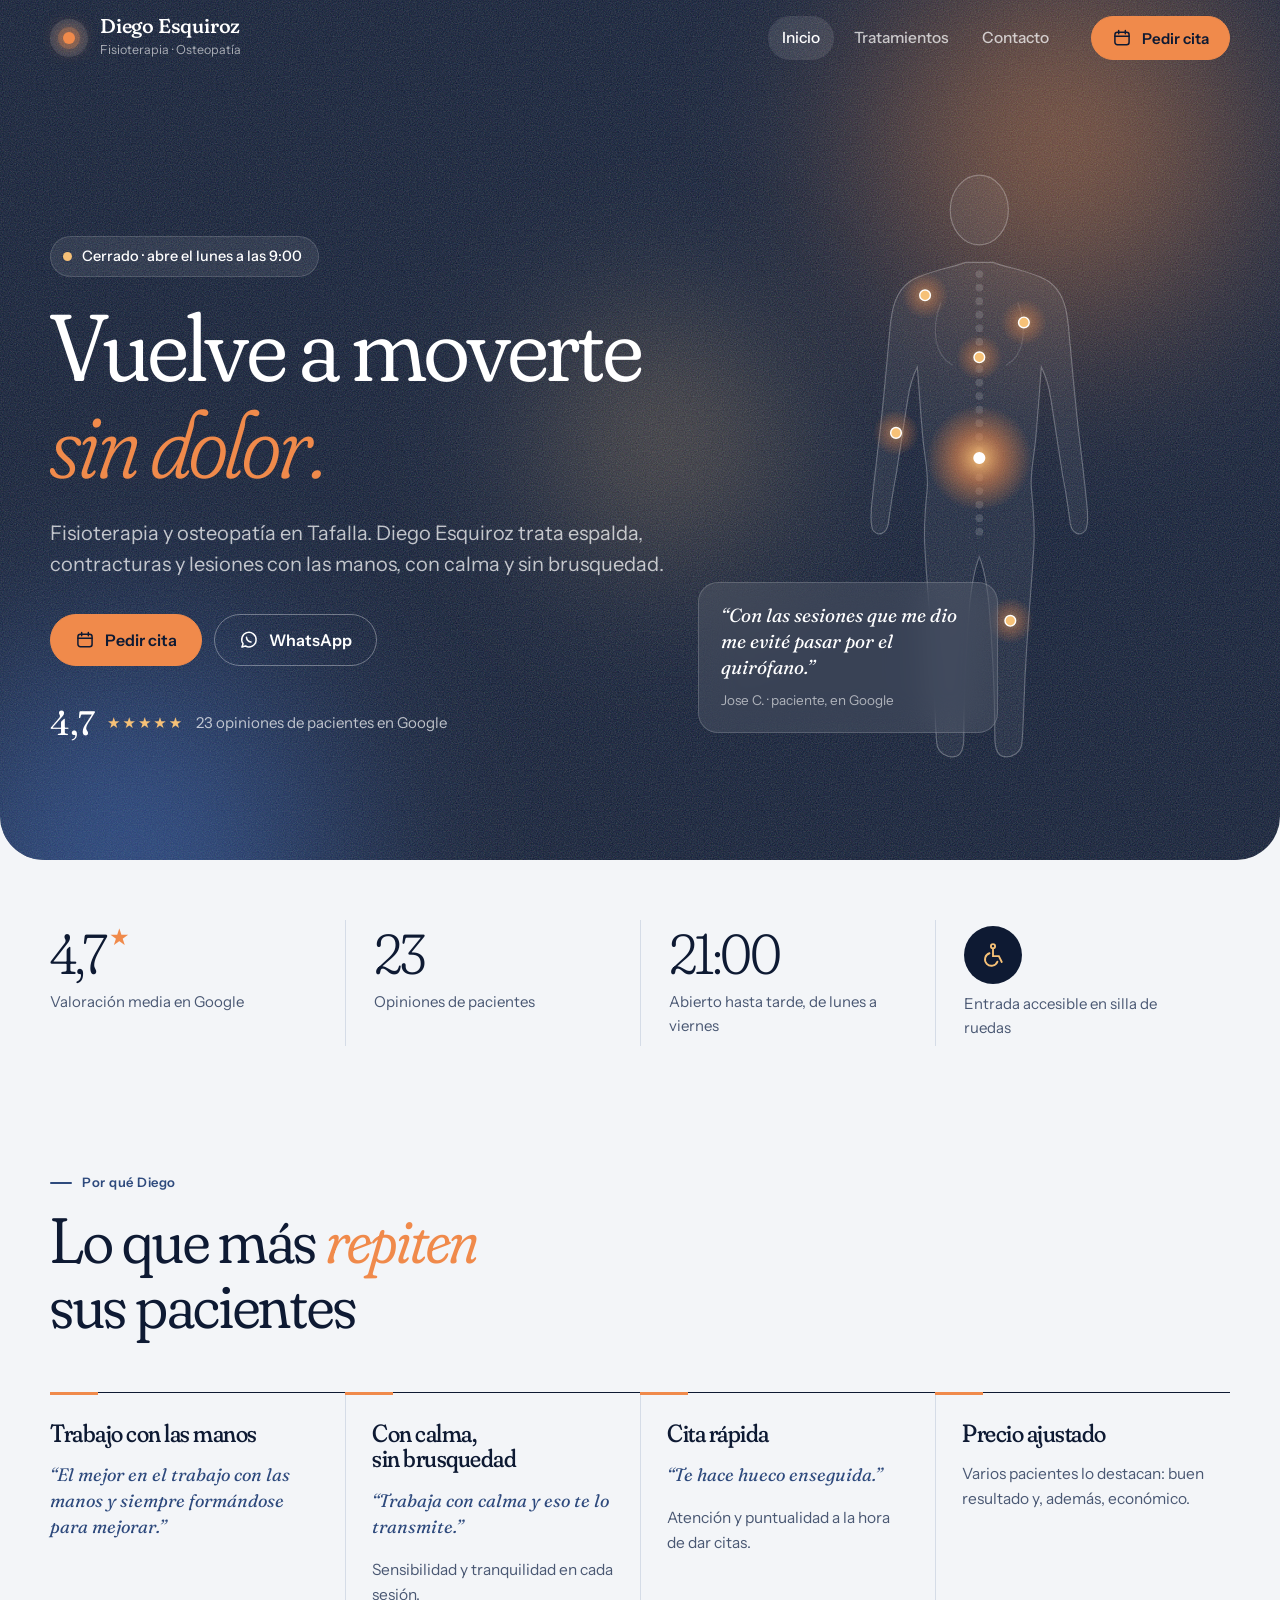
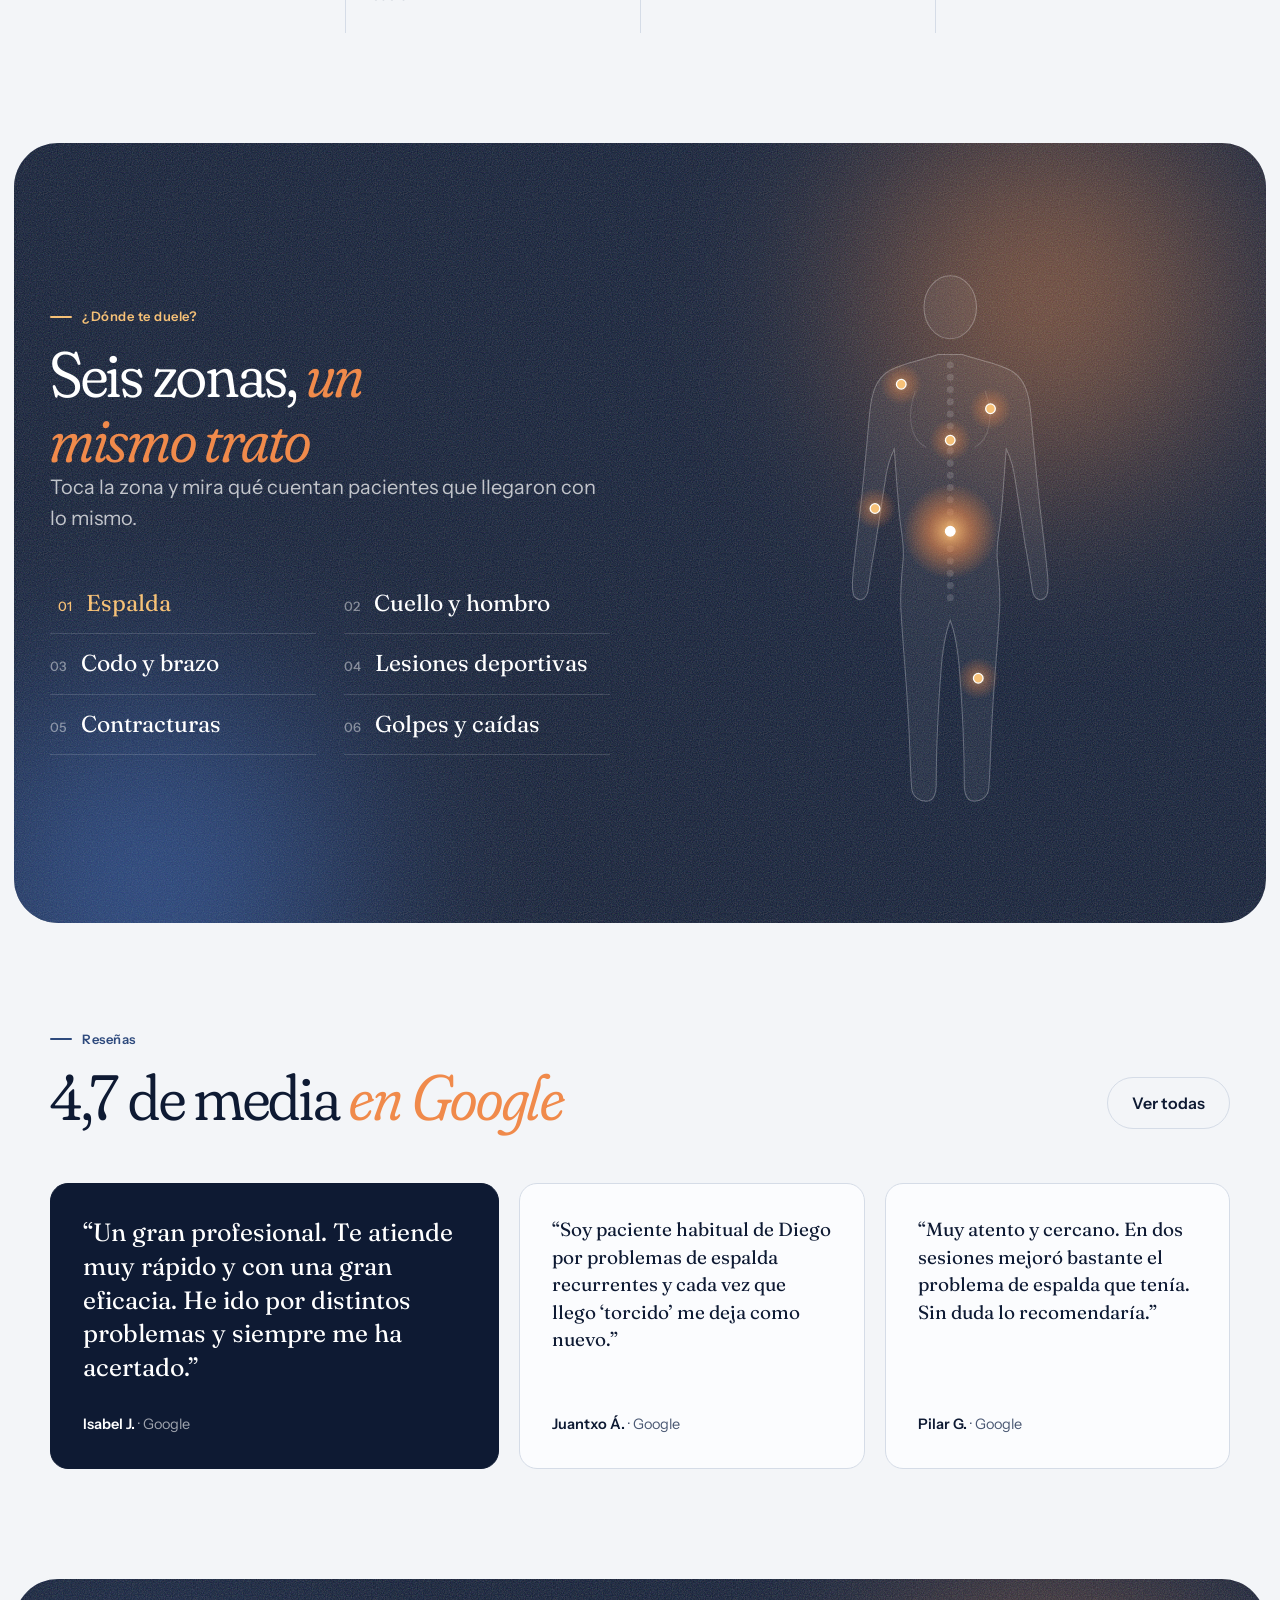
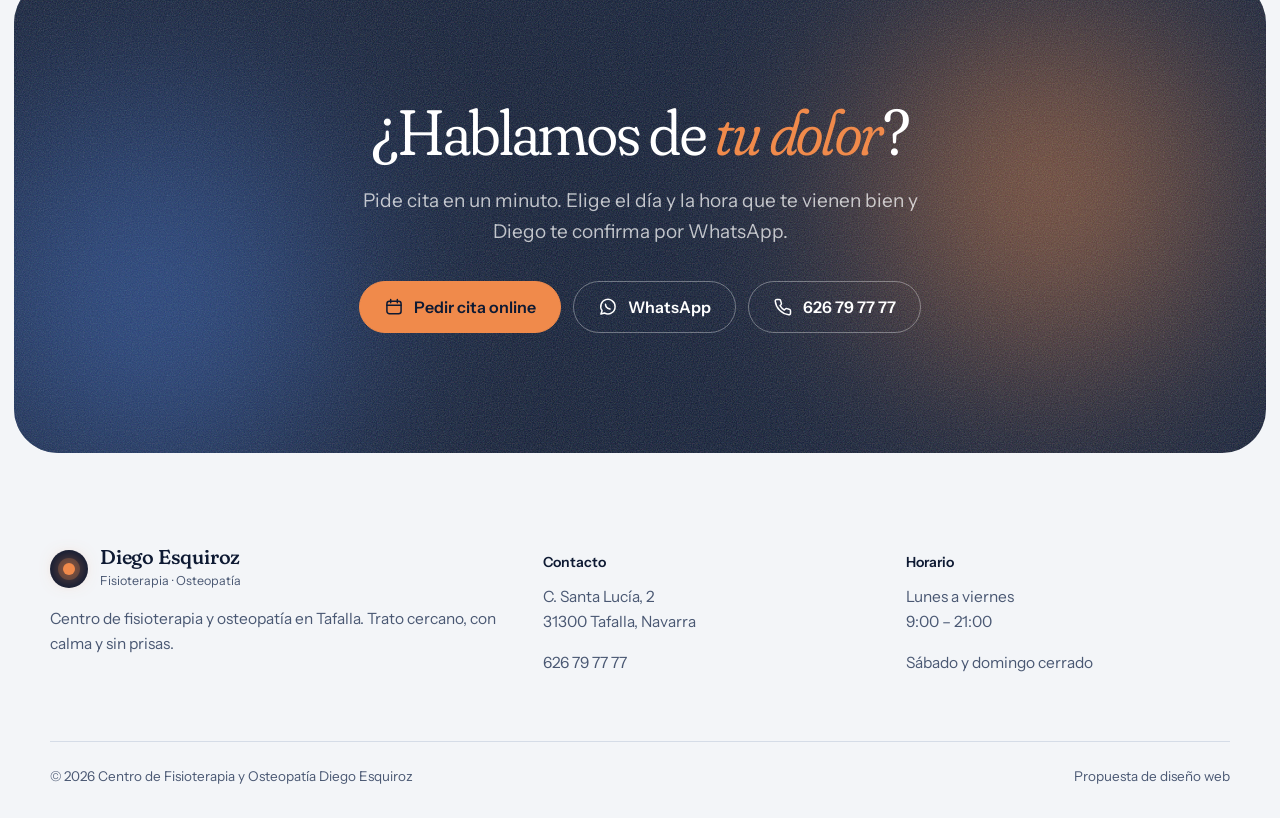
<file: index.html>
<!doctype html><html lang="es"><head><meta charset="utf-8"><meta name="viewport" content="width=device-width,initial-scale=1">
<title>Fisioterapia y Osteopat&iacute;a Diego Esquiroz &middot; Tafalla</title><meta name="description" content="Fisioterapia y osteopat&iacute;a en Tafalla. Espalda, contracturas y lesiones tratadas con las manos, con calma y sin brusquedad. Abierto hasta las 21:00."><meta name="theme-color" content="#0E1A33">
<meta property="og:title" content="Fisioterapia y Osteopat&iacute;a Diego Esquiroz &middot; Tafalla"><meta property="og:description" content="Fisioterapia y osteopat&iacute;a en Tafalla. Espalda, contracturas y lesiones tratadas con las manos, con calma y sin brusquedad. Abierto hasta las 21:00.">
<link rel="preconnect" href="https://fonts.googleapis.com"><link rel="preconnect" href="https://fonts.gstatic.com" crossorigin>
<link href="https://fonts.googleapis.com/css2?family=Fraunces:opsz,wght,SOFT@9..144,300..700,0..100&family=Instrument+Sans:wght@400..700&display=swap" rel="stylesheet"><link rel="stylesheet" href="styles.css?v=30">
<link rel="icon" href="data:image/svg+xml,%3Csvg xmlns='http://www.w3.org/2000/svg' viewBox='0 0 32 32'%3E%3Ccircle cx='16' cy='16' r='16' fill='%230E1A33'/%3E%3Ccircle cx='16' cy='16' r='6' fill='%23F08A4B'/%3E%3C/svg%3E">
</head><body>
<header class="top"><div class="wrap tin">
 <a class="logo" href="index.html?v=30"><span class="lm"><i></i></span><span><b>Diego Esquiroz</b><small>Fisioterapia &middot; Osteopat&iacute;a</small></span></a>
 <nav class="nav" aria-label="Principal"><a href="index.html?v=30" class="on" aria-current="page">Inicio</a><a href="tratamientos.html?v=30">Tratamientos</a><a href="contacto.html?v=30">Contacto</a></nav>
 <a class="btn pri hcta" href="reservar.html?v=30"><svg viewBox="0 0 24 24"><rect x="3.5" y="5" width="17" height="15" rx="3"/><path d="M8 3v4M16 3v4M3.5 10h17"/></svg> Pedir cita</a>
 <button class="burger" aria-label="Abrir men&uacute;" aria-expanded="false"><i></i><i></i></button>
</div></header>
<div class="mmenu" aria-hidden="true"><a class="ml" href="index.html?v=30">Inicio</a><a class="ml" href="tratamientos.html?v=30">Tratamientos</a><a class="ml" href="contacto.html?v=30">Contacto</a><a class="btn pri" href="reservar.html?v=30">Pedir cita</a><a class="btn gh sw wa" href="https://wa.me/34626797777" target="_blank" rel="noopener">WhatsApp</a></div>
<main>
<section class="hero"><div class="aura" aria-hidden="true"><i></i><i></i><i></i></div>
 <div class="wrap hg">
  <div class="htx">
   <p class="estado rv" data-open><span class="dot"></span><span>Lunes a viernes &middot; 9:00 &ndash; 21:00</span></p>
   <h1 class="rv">Vuelve a moverte <em>sin dolor.</em></h1>
   <p class="lead rv">Fisioterapia y osteopat&iacute;a en Tafalla. Diego Esquiroz trata espalda, contracturas y lesiones con las manos, con calma y sin brusquedad.</p>
   <div class="hb rv"><a class="btn calor" href="reservar.html?v=30"><svg viewBox="0 0 24 24"><rect x="3.5" y="5" width="17" height="15" rx="3"/><path d="M8 3v4M16 3v4M3.5 10h17"/></svg> Pedir cita</a><a class="btn claro sw wa" href="https://wa.me/34626797777" target="_blank" rel="noopener"><svg viewBox="0 0 24 24"><path d="M20.5 11.6a8.6 8.6 0 0 1-12.7 7.6L3.5 20.5l1.4-4.1A8.6 8.6 0 1 1 20.5 11.6z"/><path d="M9 8.8c.3 2.8 2.6 5.1 5.4 5.6"/></svg> WhatsApp</a></div>
   <div class="nota rv"><b>4,7</b><span class="est">&#9733;&#9733;&#9733;&#9733;&#9733;</span><span>23 opiniones de pacientes en Google</span></div>
  </div>
  <div class="hfig rv"><svg class="fig late" viewBox="0 0 300 640" aria-hidden="true"><defs><radialGradient id="calor-late"><stop offset="0" stop-color="#F6C177" stop-opacity=".95"/><stop offset=".45" stop-color="#F08A4B" stop-opacity=".55"/><stop offset="1" stop-color="#F08A4B" stop-opacity="0"/></radialGradient></defs><ellipse class="cu" cx="150" cy="62" rx="30" ry="36"/><path class="cu" d="M136 116C120 122 92 126 78 136C64 146 60 162 58 182C55 214 52 250 48 286C45 312 42 336 40 356C39 368 36 382 40 392C46 400 54 396 56 386C58 372 60 356 64 336C68 310 72 284 76 258C78 244 82 232 86 224C88 250 90 280 92 300C94 320 98 336 96 352C94 372 92 392 94 414C96 450 100 490 102 530C104 560 104 590 106 612C107 622 116 628 126 626C132 624 134 616 134 606C134 570 136 520 140 470C142 450 146 430 150 420C154 430 158 450 160 470C164 520 166 570 166 606C166 616 168 624 174 626C184 628 193 622 194 612C196 590 196 560 198 530C200 490 204 450 206 414C208 392 206 372 204 352C202 336 206 320 208 300C210 280 212 250 214 224C218 232 222 244 224 258C228 284 232 310 236 336C240 356 242 372 244 386C246 396 254 400 260 392C264 382 261 368 260 356C258 336 255 312 252 286C248 250 245 214 242 182C240 162 236 146 222 136C208 126 180 122 164 116Z"/><path class="om" d="M110 158C100 186 104 212 122 222M190 158C200 186 196 212 178 222"/><g class="ve"><rect x="146" y="124" width="8" height="8" rx="4"/><rect x="146" y="138" width="8" height="8" rx="4"/><rect x="146" y="152" width="8" height="8" rx="4"/><rect x="146" y="166" width="8" height="8" rx="4"/><rect x="146" y="180" width="8" height="8" rx="4"/><rect x="146" y="194" width="8" height="8" rx="4"/><rect x="146" y="208" width="8" height="8" rx="4"/><rect x="146" y="222" width="8" height="8" rx="4"/><rect x="146" y="236" width="8" height="8" rx="4"/><rect x="146" y="250" width="8" height="8" rx="4"/><rect x="146" y="264" width="8" height="8" rx="4"/><rect x="146" y="278" width="8" height="8" rx="4"/><rect x="146" y="292" width="8" height="8" rx="4"/><rect x="146" y="306" width="8" height="8" rx="4"/><rect x="146" y="320" width="8" height="8" rx="4"/><rect x="146" y="334" width="8" height="8" rx="4"/><rect x="146" y="348" width="8" height="8" rx="4"/><rect x="146" y="362" width="8" height="8" rx="4"/><rect x="146" y="376" width="8" height="8" rx="4"/><rect x="146" y="390" width="8" height="8" rx="4"/></g><g class="hs" data-z="0" style="--i:0" transform="translate(150 318)"><circle class="halo" r="34" fill="url(#calor-late)"/><circle class="pt" r="5.5"/></g><g class="hs" data-z="1" style="--i:1" transform="translate(94 150)"><circle class="halo" r="34" fill="url(#calor-late)"/><circle class="pt" r="5.5"/></g><g class="hs" data-z="2" style="--i:2" transform="translate(64 292)"><circle class="halo" r="34" fill="url(#calor-late)"/><circle class="pt" r="5.5"/></g><g class="hs" data-z="3" style="--i:3" transform="translate(182 486)"><circle class="halo" r="34" fill="url(#calor-late)"/><circle class="pt" r="5.5"/></g><g class="hs" data-z="4" style="--i:4" transform="translate(196 178)"><circle class="halo" r="34" fill="url(#calor-late)"/><circle class="pt" r="5.5"/></g><g class="hs" data-z="5" style="--i:5" transform="translate(150 214)"><circle class="halo" r="34" fill="url(#calor-late)"/><circle class="pt" r="5.5"/></g></svg>
   <figure class="cita"><blockquote>&ldquo;Con las sesiones que me dio me evit&eacute; pasar por el quir&oacute;fano.&rdquo;</blockquote><figcaption>Jose C. &middot; paciente, en Google</figcaption></figure>
  </div>
 </div>
</section>

<section class="datos"><div class="wrap dg">
 <div class="rv"><b>4,7<sup>&#9733;</sup></b><span>Valoraci&oacute;n media en Google</span></div>
 <div class="rv"><b>23</b><span>Opiniones de pacientes</span></div>
 <div class="rv"><b>21:00</b><span>Abierto hasta tarde, de lunes a viernes</span></div>
 <div class="rv"><i class="ico"><svg viewBox="0 0 24 24"><circle cx="12" cy="4.5" r="1.8"/><path d="M12 7v6h5l2.5 5M9 10.5a5.5 5.5 0 1 0 6.8 7.2"/></svg></i><span>Entrada accesible en silla de ruedas</span></div>
</div></section>

<section class="sec"><div class="wrap">
 <div class="sh"><p class="kick rv">Por qu&eacute; Diego</p><h2 class="rv">Lo que m&aacute;s <em>repiten</em> sus pacientes</h2></div>
 <div class="pq">
  <article class="rv"><h3>Trabajo con las manos</h3><p class="dicho">&ldquo;El mejor en el trabajo con las manos y siempre form&aacute;ndose para mejorar.&rdquo;</p></article>
  <article class="rv"><h3>Con calma, sin brusquedad</h3><p class="dicho">&ldquo;Trabaja con calma y eso te lo transmite.&rdquo;</p><p>Sensibilidad y tranquilidad en cada sesi&oacute;n.</p></article>
  <article class="rv"><h3>Cita r&aacute;pida</h3><p class="dicho">&ldquo;Te hace hueco enseguida.&rdquo;</p><p>Atenci&oacute;n y puntualidad a la hora de dar citas.</p></article>
  <article class="rv"><h3>Precio ajustado</h3><p>Varios pacientes lo destacan: buen resultado y, adem&aacute;s, econ&oacute;mico.</p></article>
 </div>
</div></section>

<section class="mapa"><div class="aura" aria-hidden="true"><i></i><i></i></div><div class="wrap mg">
 <div class="mtx">
  <p class="kick rv">&iquest;D&oacute;nde te duele?</p>
  <h2 class="rv">Seis zonas, <em>un mismo trato</em></h2>
  <p class="lead rv">Toca la zona y mira qu&eacute; cuentan pacientes que llegaron con lo mismo.</p>
  <ul class="zl"><li class="rv"><a href="tratamientos.html?v=30&amp;z=0"><span>01</span>Espalda</a></li><li class="rv"><a href="tratamientos.html?v=30&amp;z=1"><span>02</span>Cuello y hombro</a></li><li class="rv"><a href="tratamientos.html?v=30&amp;z=2"><span>03</span>Codo y brazo</a></li><li class="rv"><a href="tratamientos.html?v=30&amp;z=3"><span>04</span>Lesiones deportivas</a></li><li class="rv"><a href="tratamientos.html?v=30&amp;z=4"><span>05</span>Contracturas</a></li><li class="rv"><a href="tratamientos.html?v=30&amp;z=5"><span>06</span>Golpes y caídas</a></li></ul>
 </div>
 <div class="mfig rv"><svg class="fig mini" viewBox="0 0 300 640" aria-hidden="true"><defs><radialGradient id="calor-mini"><stop offset="0" stop-color="#F6C177" stop-opacity=".95"/><stop offset=".45" stop-color="#F08A4B" stop-opacity=".55"/><stop offset="1" stop-color="#F08A4B" stop-opacity="0"/></radialGradient></defs><ellipse class="cu" cx="150" cy="62" rx="30" ry="36"/><path class="cu" d="M136 116C120 122 92 126 78 136C64 146 60 162 58 182C55 214 52 250 48 286C45 312 42 336 40 356C39 368 36 382 40 392C46 400 54 396 56 386C58 372 60 356 64 336C68 310 72 284 76 258C78 244 82 232 86 224C88 250 90 280 92 300C94 320 98 336 96 352C94 372 92 392 94 414C96 450 100 490 102 530C104 560 104 590 106 612C107 622 116 628 126 626C132 624 134 616 134 606C134 570 136 520 140 470C142 450 146 430 150 420C154 430 158 450 160 470C164 520 166 570 166 606C166 616 168 624 174 626C184 628 193 622 194 612C196 590 196 560 198 530C200 490 204 450 206 414C208 392 206 372 204 352C202 336 206 320 208 300C210 280 212 250 214 224C218 232 222 244 224 258C228 284 232 310 236 336C240 356 242 372 244 386C246 396 254 400 260 392C264 382 261 368 260 356C258 336 255 312 252 286C248 250 245 214 242 182C240 162 236 146 222 136C208 126 180 122 164 116Z"/><path class="om" d="M110 158C100 186 104 212 122 222M190 158C200 186 196 212 178 222"/><g class="ve"><rect x="146" y="124" width="8" height="8" rx="4"/><rect x="146" y="138" width="8" height="8" rx="4"/><rect x="146" y="152" width="8" height="8" rx="4"/><rect x="146" y="166" width="8" height="8" rx="4"/><rect x="146" y="180" width="8" height="8" rx="4"/><rect x="146" y="194" width="8" height="8" rx="4"/><rect x="146" y="208" width="8" height="8" rx="4"/><rect x="146" y="222" width="8" height="8" rx="4"/><rect x="146" y="236" width="8" height="8" rx="4"/><rect x="146" y="250" width="8" height="8" rx="4"/><rect x="146" y="264" width="8" height="8" rx="4"/><rect x="146" y="278" width="8" height="8" rx="4"/><rect x="146" y="292" width="8" height="8" rx="4"/><rect x="146" y="306" width="8" height="8" rx="4"/><rect x="146" y="320" width="8" height="8" rx="4"/><rect x="146" y="334" width="8" height="8" rx="4"/><rect x="146" y="348" width="8" height="8" rx="4"/><rect x="146" y="362" width="8" height="8" rx="4"/><rect x="146" y="376" width="8" height="8" rx="4"/><rect x="146" y="390" width="8" height="8" rx="4"/></g><g class="hs" data-z="0" style="--i:0" transform="translate(150 318)"><circle class="halo" r="34" fill="url(#calor-mini)"/><circle class="pt" r="5.5"/></g><g class="hs" data-z="1" style="--i:1" transform="translate(94 150)"><circle class="halo" r="34" fill="url(#calor-mini)"/><circle class="pt" r="5.5"/></g><g class="hs" data-z="2" style="--i:2" transform="translate(64 292)"><circle class="halo" r="34" fill="url(#calor-mini)"/><circle class="pt" r="5.5"/></g><g class="hs" data-z="3" style="--i:3" transform="translate(182 486)"><circle class="halo" r="34" fill="url(#calor-mini)"/><circle class="pt" r="5.5"/></g><g class="hs" data-z="4" style="--i:4" transform="translate(196 178)"><circle class="halo" r="34" fill="url(#calor-mini)"/><circle class="pt" r="5.5"/></g><g class="hs" data-z="5" style="--i:5" transform="translate(150 214)"><circle class="halo" r="34" fill="url(#calor-mini)"/><circle class="pt" r="5.5"/></g></svg></div>
</div></section>

<section class="sec" id="resenas"><div class="wrap">
 <div class="sh fila"><div><p class="kick rv">Rese&ntilde;as</p><h2 class="rv">4,7 de media <em>en Google</em></h2></div>
  <a class="btn gh rv" href= + MAPS +  target="_blank" rel="noopener">Ver todas</a></div>
 <div class="rs">
  <figure class="r1 rv"><blockquote>&ldquo;Un gran profesional. Te atiende muy r&aacute;pido y con una gran eficacia. He ido por distintos problemas y siempre me ha acertado.&rdquo;</blockquote><figcaption><b>Isabel J.</b> &middot; Google</figcaption></figure>
  <figure class="rv"><blockquote>&ldquo;Soy paciente habitual de Diego por problemas de espalda recurrentes y cada vez que llego &lsquo;torcido&rsquo; me deja como nuevo.&rdquo;</blockquote><figcaption><b>Juantxo &Aacute;.</b> &middot; Google</figcaption></figure>
  <figure class="rv"><blockquote>&ldquo;Muy atento y cercano. En dos sesiones mejor&oacute; bastante el problema de espalda que ten&iacute;a. Sin duda lo recomendar&iacute;a.&rdquo;</blockquote><figcaption><b>Pilar G.</b> &middot; Google</figcaption></figure>
 </div>
</div></section>

<section class="cierre"><div class="aura" aria-hidden="true"><i></i><i></i></div><div class="wrap ci">
 <h2 class="rv">&iquest;Hablamos de <em>tu dolor</em>?</h2>
 <p class="rv">Pide cita en un minuto. Elige el d&iacute;a y la hora que te vienen bien y Diego te confirma por WhatsApp.</p>
 <div class="hb rv"><a class="btn calor" href="reservar.html?v=30"><svg viewBox="0 0 24 24"><rect x="3.5" y="5" width="17" height="15" rx="3"/><path d="M8 3v4M16 3v4M3.5 10h17"/></svg> Pedir cita online</a><a class="btn claro sw wa" href="https://wa.me/34626797777" target="_blank" rel="noopener"><svg viewBox="0 0 24 24"><path d="M20.5 11.6a8.6 8.6 0 0 1-12.7 7.6L3.5 20.5l1.4-4.1A8.6 8.6 0 1 1 20.5 11.6z"/><path d="M9 8.8c.3 2.8 2.6 5.1 5.4 5.6"/></svg> WhatsApp</a><a class="btn claro sw tl" href="tel:+34626797777"><svg viewBox="0 0 24 24"><path d="M21 16.6v2.8a1.9 1.9 0 0 1-2.1 1.9A18.6 18.6 0 0 1 2.7 5.1 1.9 1.9 0 0 1 4.6 3h2.8a1.9 1.9 0 0 1 1.9 1.6c.1.9.4 1.8.7 2.6a1.9 1.9 0 0 1-.4 2L8.4 10.4a15 15 0 0 0 5.2 5.2l1.2-1.2a1.9 1.9 0 0 1 2-.4c.8.3 1.7.6 2.6.7a1.9 1.9 0 0 1 1.6 1.9z"/></svg> 626 79 77 77</a></div>
</div></section></main>
<footer class="pie"><div class="wrap">
 <div class="fg">
  <div><a class="logo claro" href="index.html?v=30"><span class="lm"><i></i></span><span><b>Diego Esquiroz</b><small>Fisioterapia &middot; Osteopat&iacute;a</small></span></a>
   <p>Centro de fisioterapia y osteopat&iacute;a en Tafalla. Trato cercano, con calma y sin prisas.</p></div>
  <div><h4>Contacto</h4><p><a href="https://maps.google.com/?q=Centro+de+Fisioterapia+y+Osteopatia+Diego+Esquiroz+Tafalla" target="_blank" rel="noopener">C. Santa Luc&iacute;a, 2<br>31300 Tafalla, Navarra</a></p><p><a href="tel:+34626797777">626 79 77 77</a></p></div>
  <div><h4>Horario</h4><p>Lunes a viernes<br>9:00 &ndash; 21:00</p><p class="mu">S&aacute;bado y domingo cerrado</p></div>
 </div>
 <div class="fb"><span>&copy; 2026 Centro de Fisioterapia y Osteopat&iacute;a Diego Esquiroz</span><span>Propuesta de dise&ntilde;o web</span></div>
</div></footer>
<script>window.DE_HOURS=[["9:00", "21:00"], ["9:00", "21:00"], ["9:00", "21:00"], ["9:00", "21:00"], ["9:00", "21:00"], null, null];window.DE_WA="https://wa.me/34626797777";window.DE_ZONES=[{"t": "Espalda", "h": "Lumbalgia, dorsalgia y espalda que se “tuerce”", "p": "Dolor lumbar, dorsal o de espalda que vuelve cada cierto tiempo. Se valora de dónde viene y se trata con terapia manual para que puedas volver a moverte con normalidad.", "q": "Llegué con una dorsalgia de más de un mes de evolución que prácticamente no me podía mantener erguida ni sentada. En 2 sesiones he mejorado muchísimo.", "a": "Belén T., en Google", "x": 150, "y": 318}, {"t": "Cuello y hombro", "h": "Hombro, cervicales y molestias que suben", "p": "Dolor de hombro, rigidez de cuello o molestias que irradian. También después de accidentes o sobrecargas.", "q": "Me trató después de un accidente de moto y el hombro quedó nuevo.", "a": "Javier G., en Google", "x": 94, "y": 150}, {"t": "Codo y brazo", "h": "Codo de tenista y tendinopatías", "p": "Molestias de codo y antebrazo por esfuerzo repetido, trabajo o deporte. Tratamiento con sensibilidad, sin brusquedad.", "q": "Tuve codo de tenista. En pocas sesiones Diego me lo curó con la misma técnica, pero con sensibilidad y tranquilidad.", "a": "Belén J., en Google", "x": 64, "y": 292}, {"t": "Lesiones deportivas", "h": "Roturas, esguinces y vuelta a la actividad", "p": "Roturas musculares, esguinces y sobrecargas del deporte. Con consejos para prevenir que la lesión vuelva.", "q": "Las tres lesiones que he tenido me las ha apañado muy rápido (rotura isquio, esguince tobillo y lumbalgia).", "a": "Iñaki O., en Google", "x": 182, "y": 486}, {"t": "Contracturas", "h": "Tensión muscular y sobrecargas", "p": "Contracturas por postura, trabajo o estrés. Muchos pacientes vienen de forma periódica para mantenerse bien.", "q": "Siempre me soluciona mis contracturas. Te atiende rápido y muy recomendable.", "a": "Consuelo R., en Google", "x": 196, "y": 178}, {"t": "Golpes y caídas", "h": "Después de un golpe o un accidente", "p": "Dolor tras una caída, un golpe o un accidente, cuando la molestia no termina de irse sola.", "q": "Me caí por unas escaleras y me di un buen golpetazo en la parte superior de la espalda. Varias sesiones después… 0 dolor.", "a": "M.ª Teresa M., en Google", "x": 150, "y": 214}];</script>
<script src="app.js?v=30"></script></body></html>
</file>
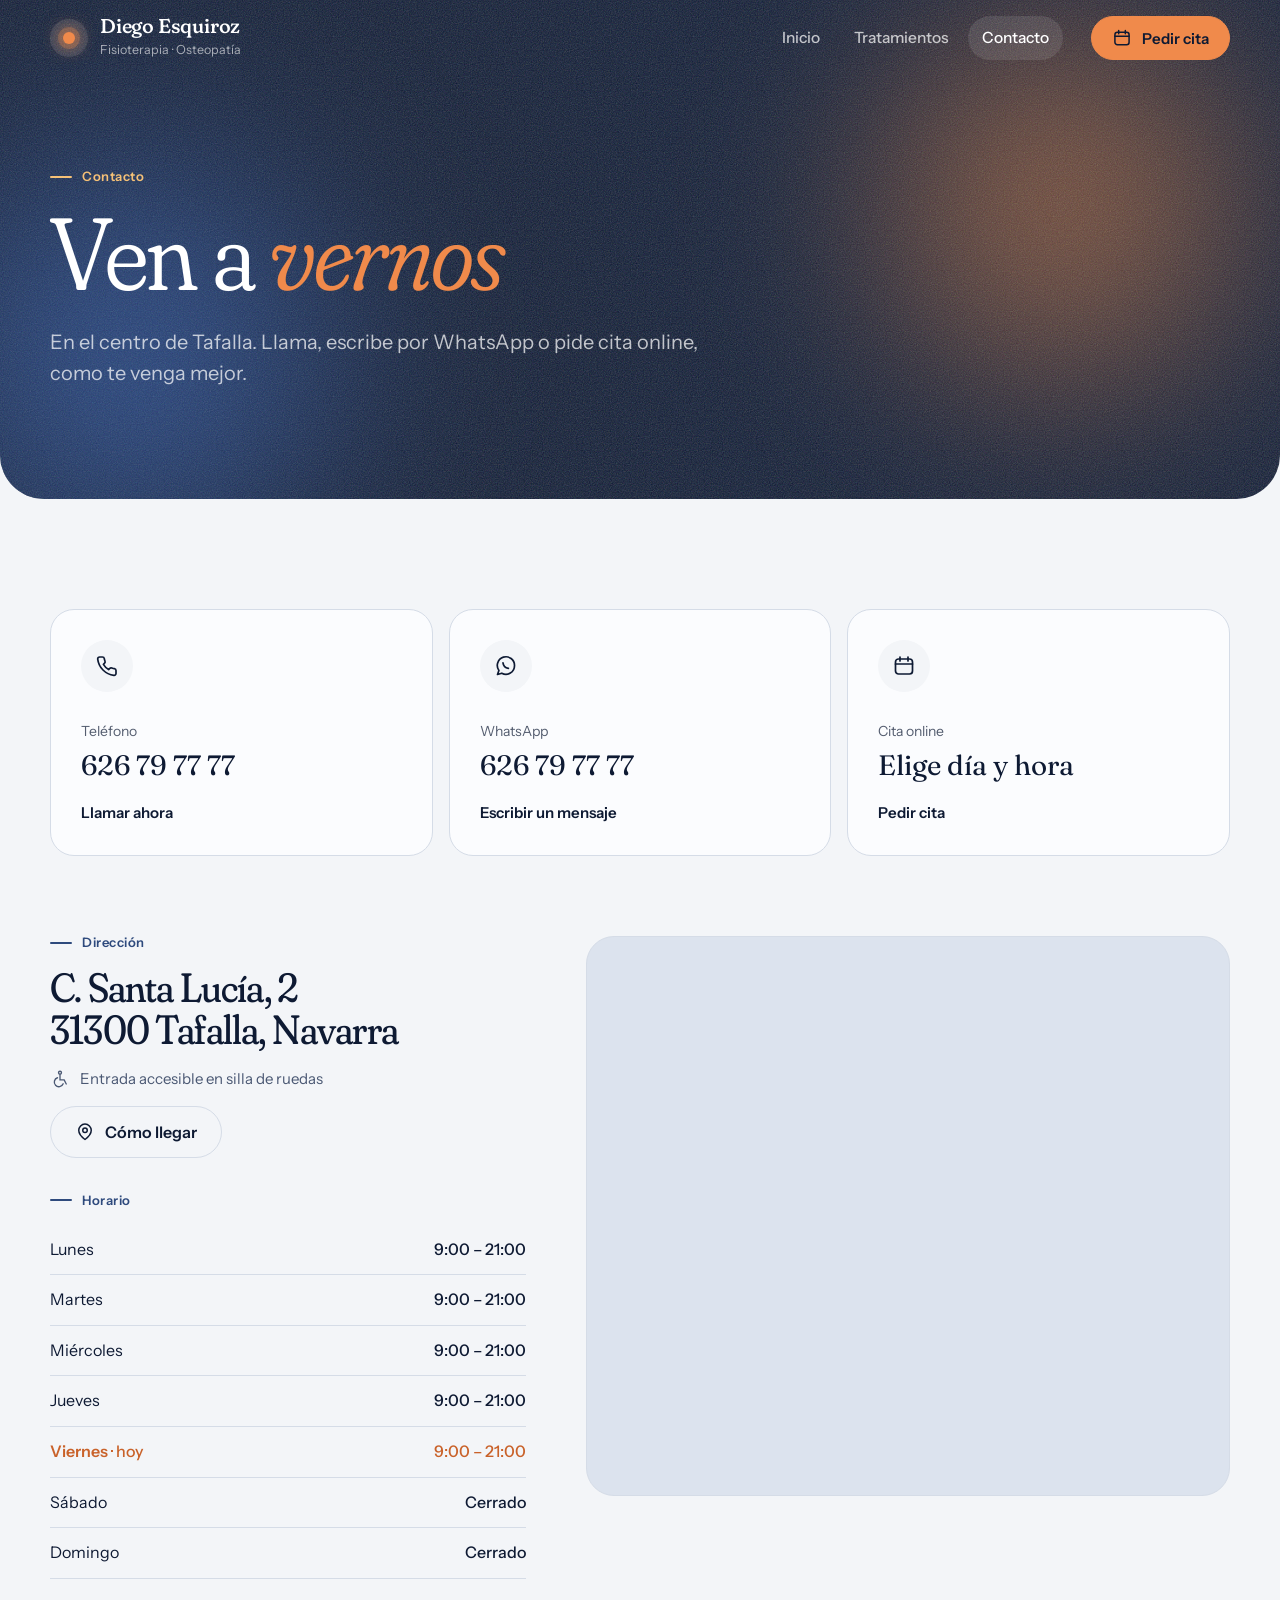
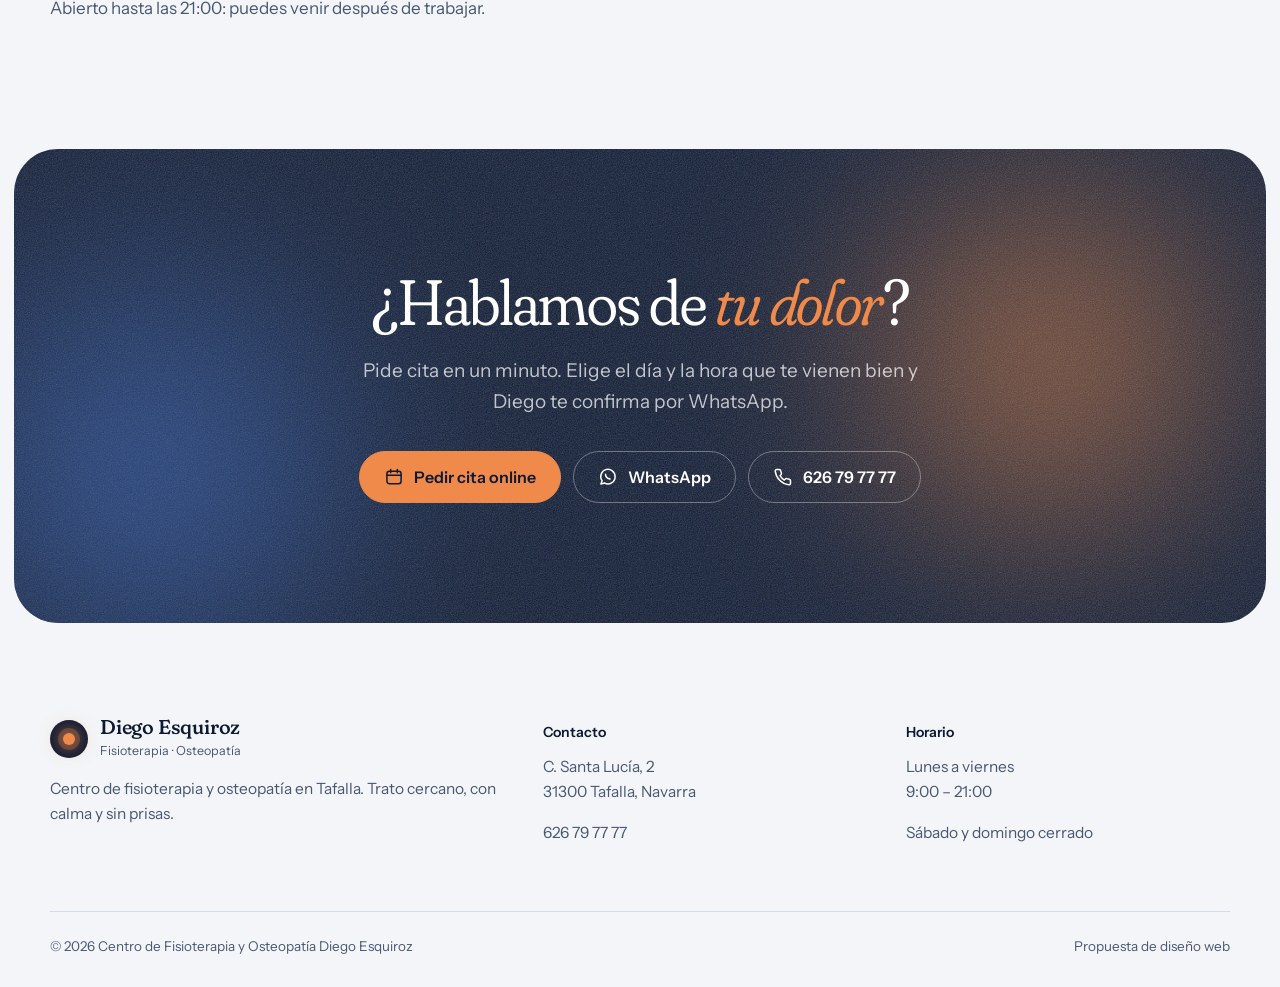
<file: contacto.html>
<!doctype html><html lang="es"><head><meta charset="utf-8"><meta name="viewport" content="width=device-width,initial-scale=1">
<title>Contacto &middot; Fisioterapia Diego Esquiroz, Tafalla</title><meta name="description" content="C. Santa Luc&iacute;a, 2, Tafalla. Tel&eacute;fono y WhatsApp 626 79 77 77. Lunes a viernes de 9:00 a 21:00."><meta name="theme-color" content="#0E1A33">
<meta property="og:title" content="Contacto &middot; Fisioterapia Diego Esquiroz, Tafalla"><meta property="og:description" content="C. Santa Luc&iacute;a, 2, Tafalla. Tel&eacute;fono y WhatsApp 626 79 77 77. Lunes a viernes de 9:00 a 21:00.">
<link rel="preconnect" href="https://fonts.googleapis.com"><link rel="preconnect" href="https://fonts.gstatic.com" crossorigin>
<link href="https://fonts.googleapis.com/css2?family=Fraunces:opsz,wght,SOFT@9..144,300..700,0..100&family=Instrument+Sans:wght@400..700&display=swap" rel="stylesheet"><link rel="stylesheet" href="styles.css?v=30">
<link rel="icon" href="data:image/svg+xml,%3Csvg xmlns='http://www.w3.org/2000/svg' viewBox='0 0 32 32'%3E%3Ccircle cx='16' cy='16' r='16' fill='%230E1A33'/%3E%3Ccircle cx='16' cy='16' r='6' fill='%23F08A4B'/%3E%3C/svg%3E">
</head><body>
<header class="top"><div class="wrap tin">
 <a class="logo" href="index.html?v=30"><span class="lm"><i></i></span><span><b>Diego Esquiroz</b><small>Fisioterapia &middot; Osteopat&iacute;a</small></span></a>
 <nav class="nav" aria-label="Principal"><a href="index.html?v=30">Inicio</a><a href="tratamientos.html?v=30">Tratamientos</a><a href="contacto.html?v=30" class="on" aria-current="page">Contacto</a></nav>
 <a class="btn pri hcta" href="reservar.html?v=30"><svg viewBox="0 0 24 24"><rect x="3.5" y="5" width="17" height="15" rx="3"/><path d="M8 3v4M16 3v4M3.5 10h17"/></svg> Pedir cita</a>
 <button class="burger" aria-label="Abrir men&uacute;" aria-expanded="false"><i></i><i></i></button>
</div></header>
<div class="mmenu" aria-hidden="true"><a class="ml" href="index.html?v=30">Inicio</a><a class="ml" href="tratamientos.html?v=30">Tratamientos</a><a class="ml" href="contacto.html?v=30">Contacto</a><a class="btn pri" href="reservar.html?v=30">Pedir cita</a><a class="btn gh sw wa" href="https://wa.me/34626797777" target="_blank" rel="noopener">WhatsApp</a></div>
<main><section class="ph"><div class="aura" aria-hidden="true"><i></i><i></i></div><div class="wrap">
 <p class="kick rv">Contacto</p><h1 class="rv">Ven a <em>vernos</em></h1><p class="lead rv">En el centro de Tafalla. Llama, escribe por WhatsApp o pide cita online, como te venga mejor.</p></div></section>
<section class="sec"><div class="wrap">
 <div class="cc">
  <a class="ct sw tl rv" href="tel:+34626797777"><i><svg viewBox="0 0 24 24"><path d="M21 16.6v2.8a1.9 1.9 0 0 1-2.1 1.9A18.6 18.6 0 0 1 2.7 5.1 1.9 1.9 0 0 1 4.6 3h2.8a1.9 1.9 0 0 1 1.9 1.6c.1.9.4 1.8.7 2.6a1.9 1.9 0 0 1-.4 2L8.4 10.4a15 15 0 0 0 5.2 5.2l1.2-1.2a1.9 1.9 0 0 1 2-.4c.8.3 1.7.6 2.6.7a1.9 1.9 0 0 1 1.6 1.9z"/></svg></i><span>Tel&eacute;fono</span><b>626 79 77 77</b><em>Llamar ahora</em></a>
  <a class="ct sw wa rv" href="https://wa.me/34626797777" target="_blank" rel="noopener"><i><svg viewBox="0 0 24 24"><path d="M20.5 11.6a8.6 8.6 0 0 1-12.7 7.6L3.5 20.5l1.4-4.1A8.6 8.6 0 1 1 20.5 11.6z"/><path d="M9 8.8c.3 2.8 2.6 5.1 5.4 5.6"/></svg></i><span>WhatsApp</span><b>626 79 77 77</b><em>Escribir un mensaje</em></a>
  <a class="ct sw cl rv" href="reservar.html?v=30"><i><svg viewBox="0 0 24 24"><rect x="3.5" y="5" width="17" height="15" rx="3"/><path d="M8 3v4M16 3v4M3.5 10h17"/></svg></i><span>Cita online</span><b>Elige d&iacute;a y hora</b><em>Pedir cita</em></a>
 </div>
 <div class="dg2">
  <div class="rv">
   <p class="kick">Direcci&oacute;n</p><h3 class="dir">C. Santa Luc&iacute;a, 2<br>31300 Tafalla, Navarra</h3>
   <p class="mu ico-l"><svg viewBox="0 0 24 24"><circle cx="12" cy="4.5" r="1.8"/><path d="M12 7v6h5l2.5 5M9 10.5a5.5 5.5 0 1 0 6.8 7.2"/></svg> Entrada accesible en silla de ruedas</p>
   <a class="btn gh sw mp" href="https://maps.google.com/?q=Centro+de+Fisioterapia+y+Osteopatia+Diego+Esquiroz+Tafalla" target="_blank" rel="noopener"><svg viewBox="0 0 24 24"><path d="M19.5 10c0 5.6-7.5 11-7.5 11S4.5 15.6 4.5 10a7.5 7.5 0 0 1 15 0z"/><circle cx="12" cy="10" r="2.7"/></svg> C&oacute;mo llegar</a>
   <p class="kick" style="margin-top:36px">Horario</p>
   <ul class="hours"><li data-d="1"><span>Lunes</span><b>9:00 &ndash; 21:00</b></li><li data-d="2"><span>Martes</span><b>9:00 &ndash; 21:00</b></li><li data-d="3"><span>Mi&eacute;rcoles</span><b>9:00 &ndash; 21:00</b></li><li data-d="4"><span>Jueves</span><b>9:00 &ndash; 21:00</b></li><li data-d="5"><span>Viernes</span><b>9:00 &ndash; 21:00</b></li><li data-d="6"><span>S&aacute;bado</span><b>Cerrado</b></li><li data-d="0"><span>Domingo</span><b>Cerrado</b></li></ul>
   <p class="mu">Abierto hasta las 21:00: puedes venir despu&eacute;s de trabajar.</p>
  </div>
  <div class="mapbox rv"><iframe src="https://www.google.com/maps?q=Calle+Santa+Luc%C3%ADa+2,+31300+Tafalla,+Navarra&z=17&output=embed" loading="lazy" title="Mapa del centro" referrerpolicy="no-referrer-when-downgrade"></iframe></div>
 </div>
</div></section>

<section class="cierre"><div class="aura" aria-hidden="true"><i></i><i></i></div><div class="wrap ci">
 <h2 class="rv">&iquest;Hablamos de <em>tu dolor</em>?</h2>
 <p class="rv">Pide cita en un minuto. Elige el d&iacute;a y la hora que te vienen bien y Diego te confirma por WhatsApp.</p>
 <div class="hb rv"><a class="btn calor" href="reservar.html?v=30"><svg viewBox="0 0 24 24"><rect x="3.5" y="5" width="17" height="15" rx="3"/><path d="M8 3v4M16 3v4M3.5 10h17"/></svg> Pedir cita online</a><a class="btn claro sw wa" href="https://wa.me/34626797777" target="_blank" rel="noopener"><svg viewBox="0 0 24 24"><path d="M20.5 11.6a8.6 8.6 0 0 1-12.7 7.6L3.5 20.5l1.4-4.1A8.6 8.6 0 1 1 20.5 11.6z"/><path d="M9 8.8c.3 2.8 2.6 5.1 5.4 5.6"/></svg> WhatsApp</a><a class="btn claro sw tl" href="tel:+34626797777"><svg viewBox="0 0 24 24"><path d="M21 16.6v2.8a1.9 1.9 0 0 1-2.1 1.9A18.6 18.6 0 0 1 2.7 5.1 1.9 1.9 0 0 1 4.6 3h2.8a1.9 1.9 0 0 1 1.9 1.6c.1.9.4 1.8.7 2.6a1.9 1.9 0 0 1-.4 2L8.4 10.4a15 15 0 0 0 5.2 5.2l1.2-1.2a1.9 1.9 0 0 1 2-.4c.8.3 1.7.6 2.6.7a1.9 1.9 0 0 1 1.6 1.9z"/></svg> 626 79 77 77</a></div>
</div></section></main>
<footer class="pie"><div class="wrap">
 <div class="fg">
  <div><a class="logo claro" href="index.html?v=30"><span class="lm"><i></i></span><span><b>Diego Esquiroz</b><small>Fisioterapia &middot; Osteopat&iacute;a</small></span></a>
   <p>Centro de fisioterapia y osteopat&iacute;a en Tafalla. Trato cercano, con calma y sin prisas.</p></div>
  <div><h4>Contacto</h4><p><a href="https://maps.google.com/?q=Centro+de+Fisioterapia+y+Osteopatia+Diego+Esquiroz+Tafalla" target="_blank" rel="noopener">C. Santa Luc&iacute;a, 2<br>31300 Tafalla, Navarra</a></p><p><a href="tel:+34626797777">626 79 77 77</a></p></div>
  <div><h4>Horario</h4><p>Lunes a viernes<br>9:00 &ndash; 21:00</p><p class="mu">S&aacute;bado y domingo cerrado</p></div>
 </div>
 <div class="fb"><span>&copy; 2026 Centro de Fisioterapia y Osteopat&iacute;a Diego Esquiroz</span><span>Propuesta de dise&ntilde;o web</span></div>
</div></footer>
<script>window.DE_HOURS=[["9:00", "21:00"], ["9:00", "21:00"], ["9:00", "21:00"], ["9:00", "21:00"], ["9:00", "21:00"], null, null];window.DE_WA="https://wa.me/34626797777";window.DE_ZONES=[{"t": "Espalda", "h": "Lumbalgia, dorsalgia y espalda que se “tuerce”", "p": "Dolor lumbar, dorsal o de espalda que vuelve cada cierto tiempo. Se valora de dónde viene y se trata con terapia manual para que puedas volver a moverte con normalidad.", "q": "Llegué con una dorsalgia de más de un mes de evolución que prácticamente no me podía mantener erguida ni sentada. En 2 sesiones he mejorado muchísimo.", "a": "Belén T., en Google", "x": 150, "y": 318}, {"t": "Cuello y hombro", "h": "Hombro, cervicales y molestias que suben", "p": "Dolor de hombro, rigidez de cuello o molestias que irradian. También después de accidentes o sobrecargas.", "q": "Me trató después de un accidente de moto y el hombro quedó nuevo.", "a": "Javier G., en Google", "x": 94, "y": 150}, {"t": "Codo y brazo", "h": "Codo de tenista y tendinopatías", "p": "Molestias de codo y antebrazo por esfuerzo repetido, trabajo o deporte. Tratamiento con sensibilidad, sin brusquedad.", "q": "Tuve codo de tenista. En pocas sesiones Diego me lo curó con la misma técnica, pero con sensibilidad y tranquilidad.", "a": "Belén J., en Google", "x": 64, "y": 292}, {"t": "Lesiones deportivas", "h": "Roturas, esguinces y vuelta a la actividad", "p": "Roturas musculares, esguinces y sobrecargas del deporte. Con consejos para prevenir que la lesión vuelva.", "q": "Las tres lesiones que he tenido me las ha apañado muy rápido (rotura isquio, esguince tobillo y lumbalgia).", "a": "Iñaki O., en Google", "x": 182, "y": 486}, {"t": "Contracturas", "h": "Tensión muscular y sobrecargas", "p": "Contracturas por postura, trabajo o estrés. Muchos pacientes vienen de forma periódica para mantenerse bien.", "q": "Siempre me soluciona mis contracturas. Te atiende rápido y muy recomendable.", "a": "Consuelo R., en Google", "x": 196, "y": 178}, {"t": "Golpes y caídas", "h": "Después de un golpe o un accidente", "p": "Dolor tras una caída, un golpe o un accidente, cuando la molestia no termina de irse sola.", "q": "Me caí por unas escaleras y me di un buen golpetazo en la parte superior de la espalda. Varias sesiones después… 0 dolor.", "a": "M.ª Teresa M., en Google", "x": 150, "y": 214}];</script>
<script src="app.js?v=30"></script></body></html>
</file>
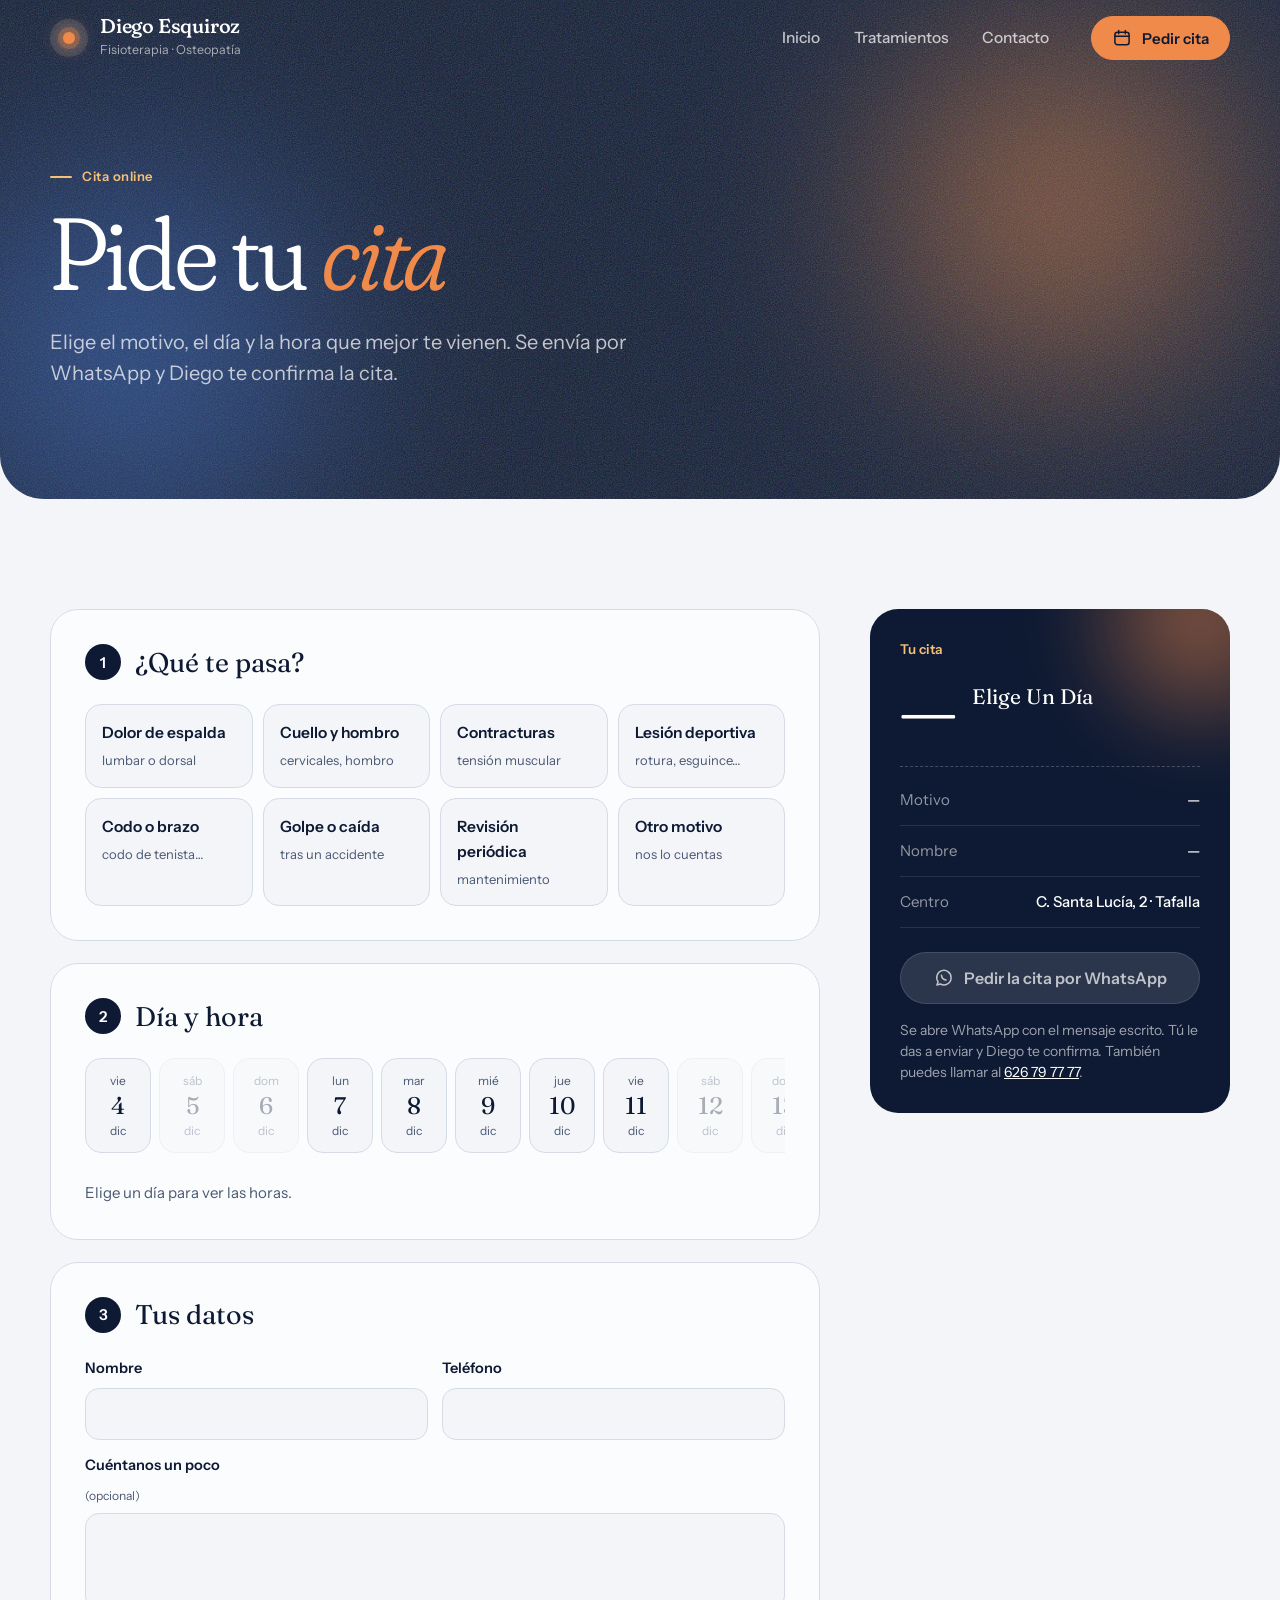
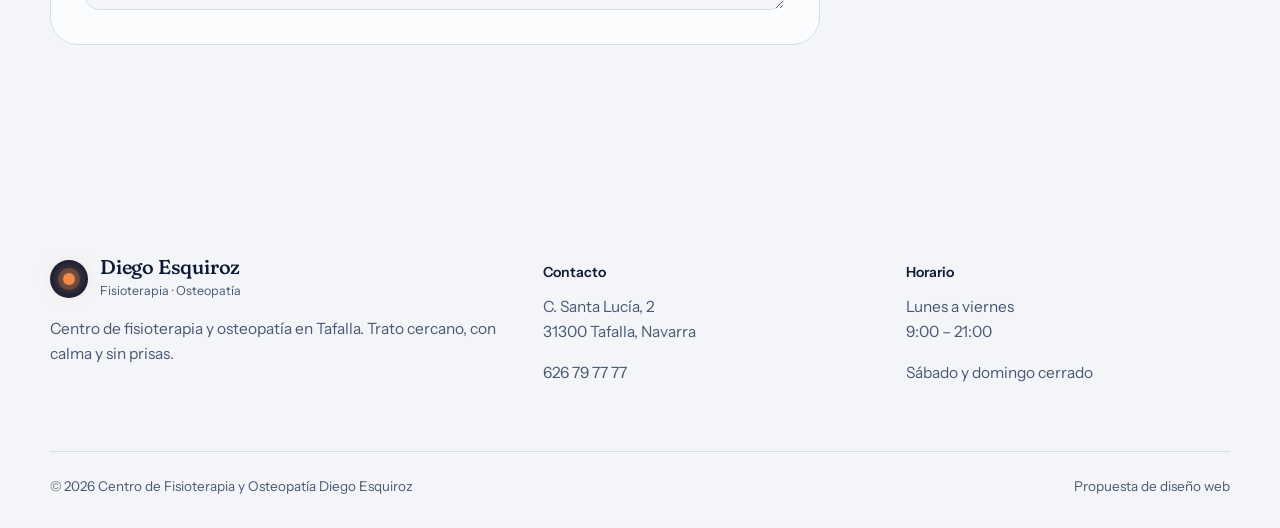
<file: reservar.html>
<!doctype html><html lang="es"><head><meta charset="utf-8"><meta name="viewport" content="width=device-width,initial-scale=1">
<title>Pedir cita &middot; Fisioterapia Diego Esquiroz, Tafalla</title><meta name="description" content="Pide cita con Diego Esquiroz en Tafalla: elige motivo, d&iacute;a y hora y te confirma por WhatsApp."><meta name="theme-color" content="#0E1A33">
<meta property="og:title" content="Pedir cita &middot; Fisioterapia Diego Esquiroz, Tafalla"><meta property="og:description" content="Pide cita con Diego Esquiroz en Tafalla: elige motivo, d&iacute;a y hora y te confirma por WhatsApp.">
<link rel="preconnect" href="https://fonts.googleapis.com"><link rel="preconnect" href="https://fonts.gstatic.com" crossorigin>
<link href="https://fonts.googleapis.com/css2?family=Fraunces:opsz,wght,SOFT@9..144,300..700,0..100&family=Instrument+Sans:wght@400..700&display=swap" rel="stylesheet"><link rel="stylesheet" href="styles.css?v=30">
<link rel="icon" href="data:image/svg+xml,%3Csvg xmlns='http://www.w3.org/2000/svg' viewBox='0 0 32 32'%3E%3Ccircle cx='16' cy='16' r='16' fill='%230E1A33'/%3E%3Ccircle cx='16' cy='16' r='6' fill='%23F08A4B'/%3E%3C/svg%3E">
</head><body>
<header class="top"><div class="wrap tin">
 <a class="logo" href="index.html?v=30"><span class="lm"><i></i></span><span><b>Diego Esquiroz</b><small>Fisioterapia &middot; Osteopat&iacute;a</small></span></a>
 <nav class="nav" aria-label="Principal"><a href="index.html?v=30">Inicio</a><a href="tratamientos.html?v=30">Tratamientos</a><a href="contacto.html?v=30">Contacto</a></nav>
 <a class="btn pri hcta" href="reservar.html?v=30"><svg viewBox="0 0 24 24"><rect x="3.5" y="5" width="17" height="15" rx="3"/><path d="M8 3v4M16 3v4M3.5 10h17"/></svg> Pedir cita</a>
 <button class="burger" aria-label="Abrir men&uacute;" aria-expanded="false"><i></i><i></i></button>
</div></header>
<div class="mmenu" aria-hidden="true"><a class="ml" href="index.html?v=30">Inicio</a><a class="ml" href="tratamientos.html?v=30">Tratamientos</a><a class="ml" href="contacto.html?v=30">Contacto</a><a class="btn pri" href="reservar.html?v=30">Pedir cita</a><a class="btn gh sw wa" href="https://wa.me/34626797777" target="_blank" rel="noopener">WhatsApp</a></div>
<main><section class="ph"><div class="aura" aria-hidden="true"><i></i><i></i></div><div class="wrap">
 <p class="kick rv">Cita online</p><h1 class="rv">Pide tu <em>cita</em></h1><p class="lead rv">Elige el motivo, el d&iacute;a y la hora que mejor te vienen. Se env&iacute;a por WhatsApp y Diego te confirma la cita.</p></div></section>
<section class="sec bk-s"><div class="wrap bk">
 <form class="bf" data-form onsubmit="return false">
  <fieldset class="rv"><legend><span>1</span>&iquest;Qu&eacute; te pasa?</legend>
   <div class="ops" data-mot><button type="button" class="opt" data-v="Dolor de espalda"><b>Dolor de espalda</b><small>lumbar o dorsal</small></button><button type="button" class="opt" data-v="Cuello y hombro"><b>Cuello y hombro</b><small>cervicales, hombro</small></button><button type="button" class="opt" data-v="Contracturas"><b>Contracturas</b><small>tensi&oacute;n muscular</small></button><button type="button" class="opt" data-v="Lesión deportiva"><b>Lesi&oacute;n deportiva</b><small>rotura, esguince&hellip;</small></button><button type="button" class="opt" data-v="Codo o brazo"><b>Codo o brazo</b><small>codo de tenista&hellip;</small></button><button type="button" class="opt" data-v="Golpe o caída"><b>Golpe o ca&iacute;da</b><small>tras un accidente</small></button><button type="button" class="opt" data-v="Revisión periódica"><b>Revisi&oacute;n peri&oacute;dica</b><small>mantenimiento</small></button><button type="button" class="opt" data-v="Otro motivo"><b>Otro motivo</b><small>nos lo cuentas</small></button></div></fieldset>
  <fieldset class="rv"><legend><span>2</span>D&iacute;a y hora</legend>
   <div class="days" data-days></div><div class="slots" data-slots><p class="empty">Elige un d&iacute;a para ver las horas.</p></div></fieldset>
  <fieldset class="rv"><legend><span>3</span>Tus datos</legend>
   <div class="fl2"><label>Nombre<input name="n" autocomplete="name"></label><label>Tel&eacute;fono<input name="t" type="tel" inputmode="tel" autocomplete="tel"></label></div>
   <label>Cu&eacute;ntanos un poco <small>(opcional)</small><textarea name="m" rows="3"></textarea></label></fieldset>
 </form>
 <aside class="hoja rv">
  <div class="hc"><span class="hm" data-cm>Tu cita</span><b class="hd" data-cd>&mdash;</b><span class="hw" data-cw>Elige un d&iacute;a</span><span class="hh" data-ch></span></div>
  <dl class="hl"><div><dt>Motivo</dt><dd data-s="m">&mdash;</dd></div><div><dt>Nombre</dt><dd data-s="n">&mdash;</dd></div><div><dt>Centro</dt><dd>C. Santa Luc&iacute;a, 2 &middot; Tafalla</dd></div></dl>
  <button class="btn calor full" data-send disabled><svg viewBox="0 0 24 24"><path d="M20.5 11.6a8.6 8.6 0 0 1-12.7 7.6L3.5 20.5l1.4-4.1A8.6 8.6 0 1 1 20.5 11.6z"/><path d="M9 8.8c.3 2.8 2.6 5.1 5.4 5.6"/></svg> Pedir la cita por WhatsApp</button>
  <p class="mu sm">Se abre WhatsApp con el mensaje escrito. T&uacute; le das a enviar y Diego te confirma. Tambi&eacute;n puedes llamar al <a href="tel:+34626797777">626 79 77 77</a>.</p>
 </aside>
</div></section>
</main>
<footer class="pie"><div class="wrap">
 <div class="fg">
  <div><a class="logo claro" href="index.html?v=30"><span class="lm"><i></i></span><span><b>Diego Esquiroz</b><small>Fisioterapia &middot; Osteopat&iacute;a</small></span></a>
   <p>Centro de fisioterapia y osteopat&iacute;a en Tafalla. Trato cercano, con calma y sin prisas.</p></div>
  <div><h4>Contacto</h4><p><a href="https://maps.google.com/?q=Centro+de+Fisioterapia+y+Osteopatia+Diego+Esquiroz+Tafalla" target="_blank" rel="noopener">C. Santa Luc&iacute;a, 2<br>31300 Tafalla, Navarra</a></p><p><a href="tel:+34626797777">626 79 77 77</a></p></div>
  <div><h4>Horario</h4><p>Lunes a viernes<br>9:00 &ndash; 21:00</p><p class="mu">S&aacute;bado y domingo cerrado</p></div>
 </div>
 <div class="fb"><span>&copy; 2026 Centro de Fisioterapia y Osteopat&iacute;a Diego Esquiroz</span><span>Propuesta de dise&ntilde;o web</span></div>
</div></footer>
<script>window.DE_HOURS=[["9:00", "21:00"], ["9:00", "21:00"], ["9:00", "21:00"], ["9:00", "21:00"], ["9:00", "21:00"], null, null];window.DE_WA="https://wa.me/34626797777";window.DE_ZONES=[{"t": "Espalda", "h": "Lumbalgia, dorsalgia y espalda que se “tuerce”", "p": "Dolor lumbar, dorsal o de espalda que vuelve cada cierto tiempo. Se valora de dónde viene y se trata con terapia manual para que puedas volver a moverte con normalidad.", "q": "Llegué con una dorsalgia de más de un mes de evolución que prácticamente no me podía mantener erguida ni sentada. En 2 sesiones he mejorado muchísimo.", "a": "Belén T., en Google", "x": 150, "y": 318}, {"t": "Cuello y hombro", "h": "Hombro, cervicales y molestias que suben", "p": "Dolor de hombro, rigidez de cuello o molestias que irradian. También después de accidentes o sobrecargas.", "q": "Me trató después de un accidente de moto y el hombro quedó nuevo.", "a": "Javier G., en Google", "x": 94, "y": 150}, {"t": "Codo y brazo", "h": "Codo de tenista y tendinopatías", "p": "Molestias de codo y antebrazo por esfuerzo repetido, trabajo o deporte. Tratamiento con sensibilidad, sin brusquedad.", "q": "Tuve codo de tenista. En pocas sesiones Diego me lo curó con la misma técnica, pero con sensibilidad y tranquilidad.", "a": "Belén J., en Google", "x": 64, "y": 292}, {"t": "Lesiones deportivas", "h": "Roturas, esguinces y vuelta a la actividad", "p": "Roturas musculares, esguinces y sobrecargas del deporte. Con consejos para prevenir que la lesión vuelva.", "q": "Las tres lesiones que he tenido me las ha apañado muy rápido (rotura isquio, esguince tobillo y lumbalgia).", "a": "Iñaki O., en Google", "x": 182, "y": 486}, {"t": "Contracturas", "h": "Tensión muscular y sobrecargas", "p": "Contracturas por postura, trabajo o estrés. Muchos pacientes vienen de forma periódica para mantenerse bien.", "q": "Siempre me soluciona mis contracturas. Te atiende rápido y muy recomendable.", "a": "Consuelo R., en Google", "x": 196, "y": 178}, {"t": "Golpes y caídas", "h": "Después de un golpe o un accidente", "p": "Dolor tras una caída, un golpe o un accidente, cuando la molestia no termina de irse sola.", "q": "Me caí por unas escaleras y me di un buen golpetazo en la parte superior de la espalda. Varias sesiones después… 0 dolor.", "a": "M.ª Teresa M., en Google", "x": 150, "y": 214}];</script>
<script src="app.js?v=30"></script></body></html>
</file>
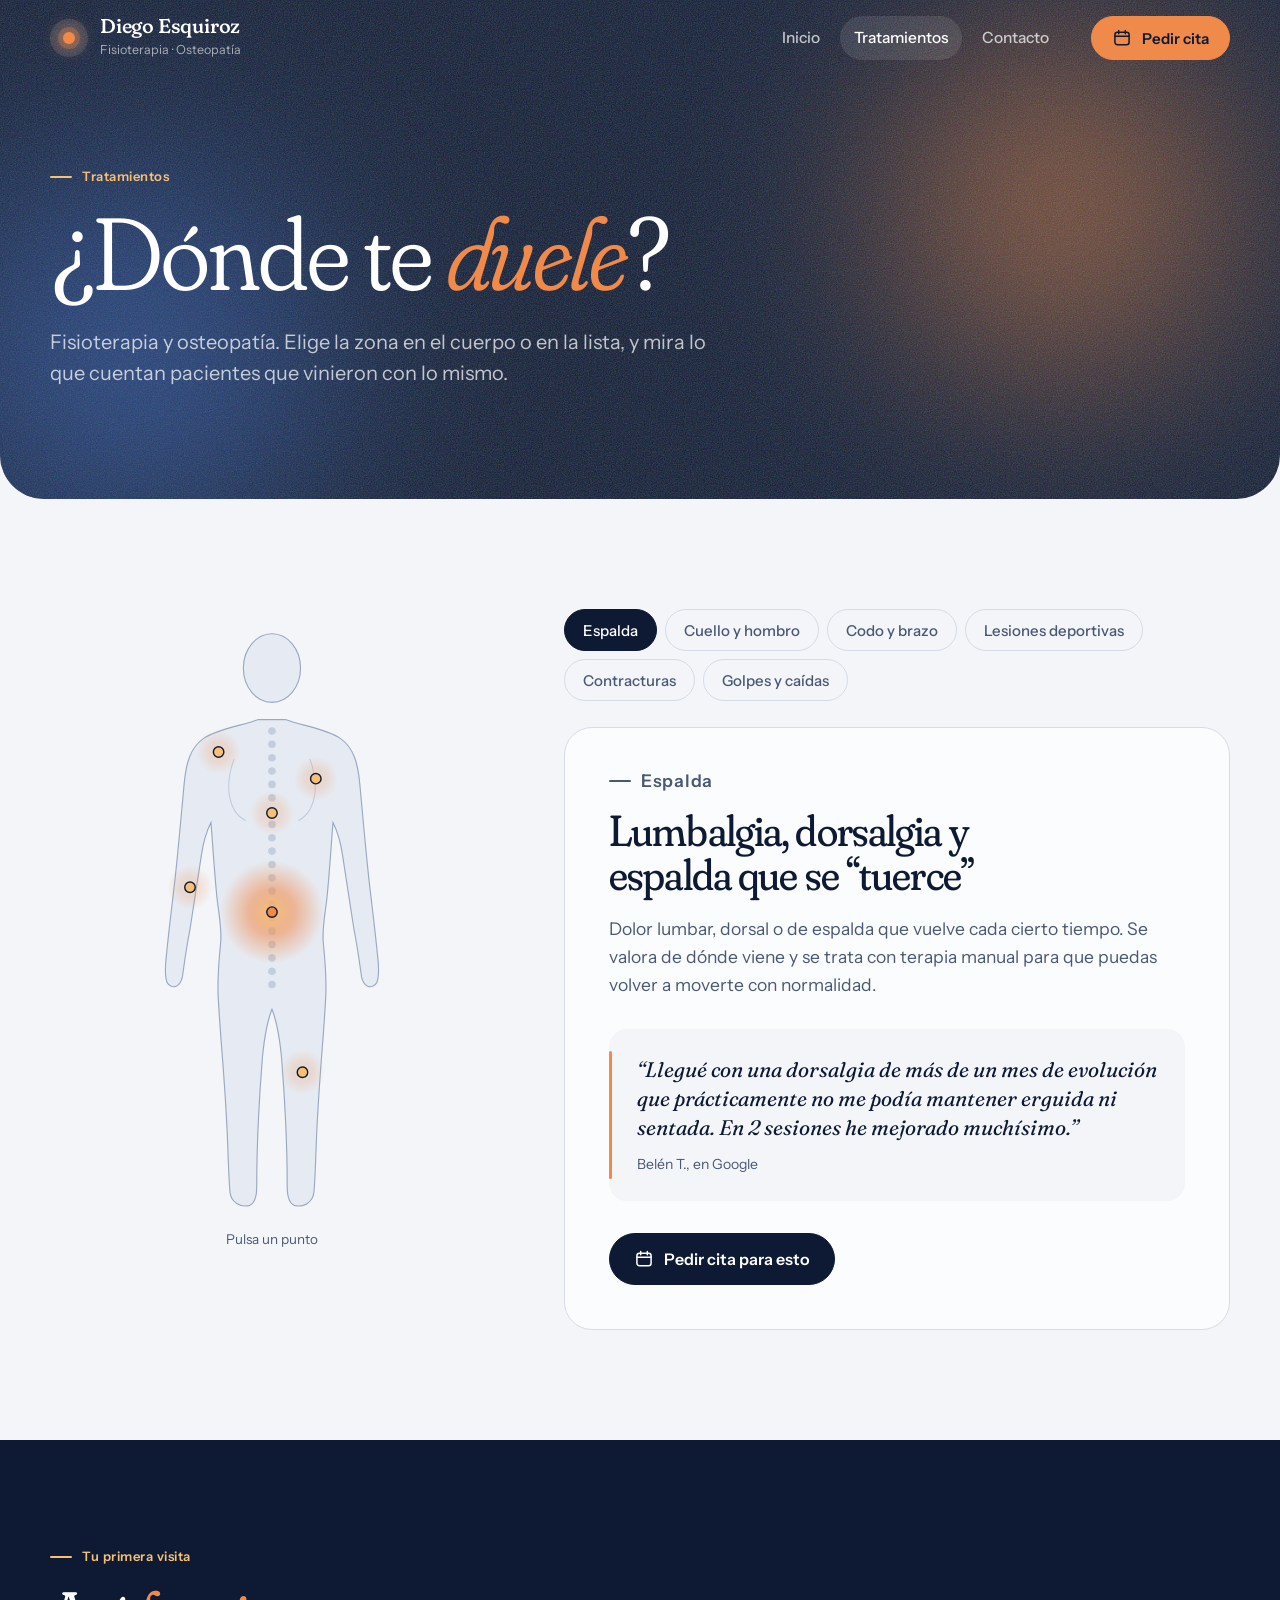
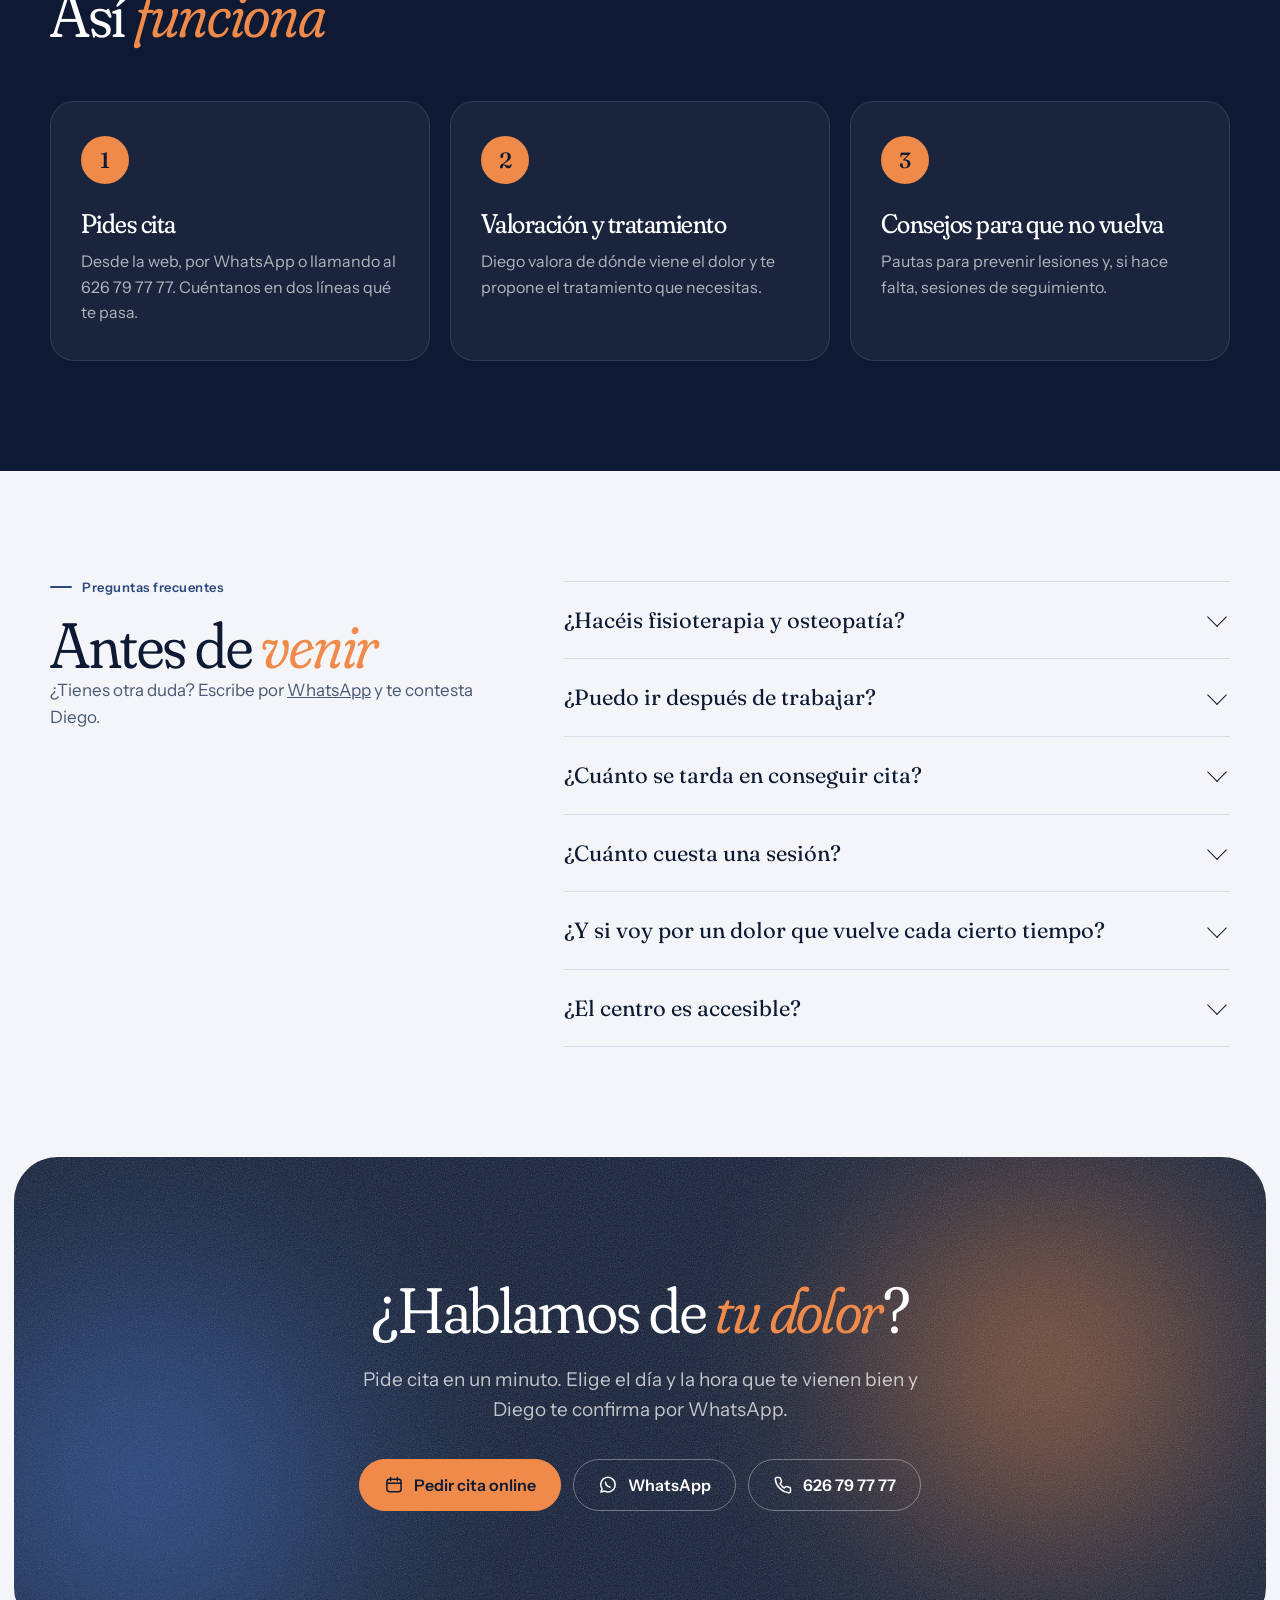
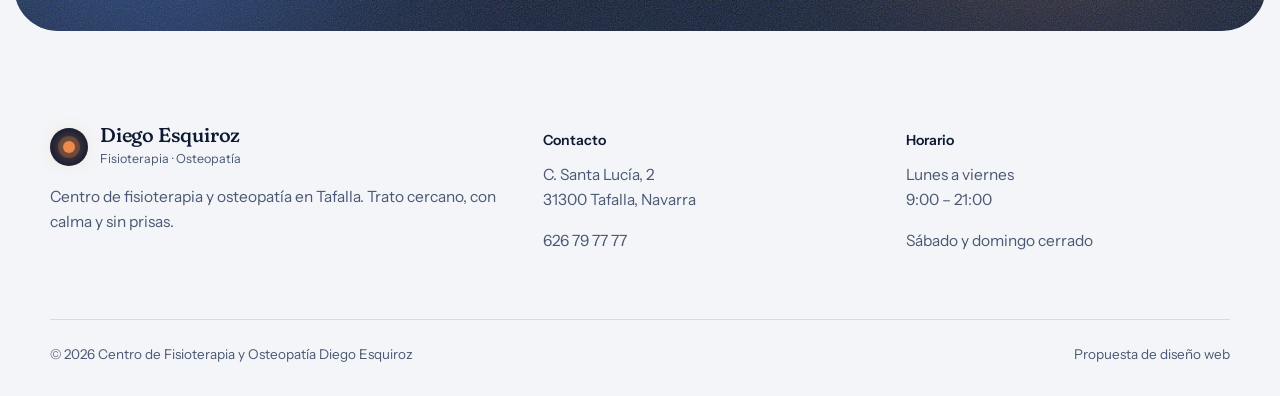
<file: tratamientos.html>
<!doctype html><html lang="es"><head><meta charset="utf-8"><meta name="viewport" content="width=device-width,initial-scale=1">
<title>Tratamientos &middot; Fisioterapia Diego Esquiroz, Tafalla</title><meta name="description" content="Espalda, cuello y hombro, codo, lesiones deportivas, contracturas y golpes. Fisioterapia y osteopat&iacute;a en Tafalla."><meta name="theme-color" content="#0E1A33">
<meta property="og:title" content="Tratamientos &middot; Fisioterapia Diego Esquiroz, Tafalla"><meta property="og:description" content="Espalda, cuello y hombro, codo, lesiones deportivas, contracturas y golpes. Fisioterapia y osteopat&iacute;a en Tafalla.">
<link rel="preconnect" href="https://fonts.googleapis.com"><link rel="preconnect" href="https://fonts.gstatic.com" crossorigin>
<link href="https://fonts.googleapis.com/css2?family=Fraunces:opsz,wght,SOFT@9..144,300..700,0..100&family=Instrument+Sans:wght@400..700&display=swap" rel="stylesheet"><link rel="stylesheet" href="styles.css?v=30">
<link rel="icon" href="data:image/svg+xml,%3Csvg xmlns='http://www.w3.org/2000/svg' viewBox='0 0 32 32'%3E%3Ccircle cx='16' cy='16' r='16' fill='%230E1A33'/%3E%3Ccircle cx='16' cy='16' r='6' fill='%23F08A4B'/%3E%3C/svg%3E">
</head><body>
<header class="top"><div class="wrap tin">
 <a class="logo" href="index.html?v=30"><span class="lm"><i></i></span><span><b>Diego Esquiroz</b><small>Fisioterapia &middot; Osteopat&iacute;a</small></span></a>
 <nav class="nav" aria-label="Principal"><a href="index.html?v=30">Inicio</a><a href="tratamientos.html?v=30" class="on" aria-current="page">Tratamientos</a><a href="contacto.html?v=30">Contacto</a></nav>
 <a class="btn pri hcta" href="reservar.html?v=30"><svg viewBox="0 0 24 24"><rect x="3.5" y="5" width="17" height="15" rx="3"/><path d="M8 3v4M16 3v4M3.5 10h17"/></svg> Pedir cita</a>
 <button class="burger" aria-label="Abrir men&uacute;" aria-expanded="false"><i></i><i></i></button>
</div></header>
<div class="mmenu" aria-hidden="true"><a class="ml" href="index.html?v=30">Inicio</a><a class="ml" href="tratamientos.html?v=30">Tratamientos</a><a class="ml" href="contacto.html?v=30">Contacto</a><a class="btn pri" href="reservar.html?v=30">Pedir cita</a><a class="btn gh sw wa" href="https://wa.me/34626797777" target="_blank" rel="noopener">WhatsApp</a></div>
<main><section class="ph"><div class="aura" aria-hidden="true"><i></i><i></i></div><div class="wrap">
 <p class="kick rv">Tratamientos</p><h1 class="rv">&iquest;D&oacute;nde te <em>duele</em>?</h1><p class="lead rv">Fisioterapia y osteopat&iacute;a. Elige la zona en el cuerpo o en la lista, y mira lo que cuentan pacientes que vinieron con lo mismo.</p></div></section>
<section class="sec zona" id="dolor"><div class="wrap zg">
 <div class="zfig rv"><svg class="fig inter" viewBox="0 0 300 640" aria-hidden="false"><defs><radialGradient id="calor-inter"><stop offset="0" stop-color="#F6C177" stop-opacity=".95"/><stop offset=".45" stop-color="#F08A4B" stop-opacity=".55"/><stop offset="1" stop-color="#F08A4B" stop-opacity="0"/></radialGradient></defs><ellipse class="cu" cx="150" cy="62" rx="30" ry="36"/><path class="cu" d="M136 116C120 122 92 126 78 136C64 146 60 162 58 182C55 214 52 250 48 286C45 312 42 336 40 356C39 368 36 382 40 392C46 400 54 396 56 386C58 372 60 356 64 336C68 310 72 284 76 258C78 244 82 232 86 224C88 250 90 280 92 300C94 320 98 336 96 352C94 372 92 392 94 414C96 450 100 490 102 530C104 560 104 590 106 612C107 622 116 628 126 626C132 624 134 616 134 606C134 570 136 520 140 470C142 450 146 430 150 420C154 430 158 450 160 470C164 520 166 570 166 606C166 616 168 624 174 626C184 628 193 622 194 612C196 590 196 560 198 530C200 490 204 450 206 414C208 392 206 372 204 352C202 336 206 320 208 300C210 280 212 250 214 224C218 232 222 244 224 258C228 284 232 310 236 336C240 356 242 372 244 386C246 396 254 400 260 392C264 382 261 368 260 356C258 336 255 312 252 286C248 250 245 214 242 182C240 162 236 146 222 136C208 126 180 122 164 116Z"/><path class="om" d="M110 158C100 186 104 212 122 222M190 158C200 186 196 212 178 222"/><g class="ve"><rect x="146" y="124" width="8" height="8" rx="4"/><rect x="146" y="138" width="8" height="8" rx="4"/><rect x="146" y="152" width="8" height="8" rx="4"/><rect x="146" y="166" width="8" height="8" rx="4"/><rect x="146" y="180" width="8" height="8" rx="4"/><rect x="146" y="194" width="8" height="8" rx="4"/><rect x="146" y="208" width="8" height="8" rx="4"/><rect x="146" y="222" width="8" height="8" rx="4"/><rect x="146" y="236" width="8" height="8" rx="4"/><rect x="146" y="250" width="8" height="8" rx="4"/><rect x="146" y="264" width="8" height="8" rx="4"/><rect x="146" y="278" width="8" height="8" rx="4"/><rect x="146" y="292" width="8" height="8" rx="4"/><rect x="146" y="306" width="8" height="8" rx="4"/><rect x="146" y="320" width="8" height="8" rx="4"/><rect x="146" y="334" width="8" height="8" rx="4"/><rect x="146" y="348" width="8" height="8" rx="4"/><rect x="146" y="362" width="8" height="8" rx="4"/><rect x="146" y="376" width="8" height="8" rx="4"/><rect x="146" y="390" width="8" height="8" rx="4"/></g><g class="hs" data-z="0" style="--i:0" transform="translate(150 318)" tabindex="0" role="button" aria-label="Espalda"><circle class="halo" r="34" fill="url(#calor-inter)"/><circle class="pt" r="5.5"/></g><g class="hs" data-z="1" style="--i:1" transform="translate(94 150)" tabindex="0" role="button" aria-label="Cuello y hombro"><circle class="halo" r="34" fill="url(#calor-inter)"/><circle class="pt" r="5.5"/></g><g class="hs" data-z="2" style="--i:2" transform="translate(64 292)" tabindex="0" role="button" aria-label="Codo y brazo"><circle class="halo" r="34" fill="url(#calor-inter)"/><circle class="pt" r="5.5"/></g><g class="hs" data-z="3" style="--i:3" transform="translate(182 486)" tabindex="0" role="button" aria-label="Lesiones deportivas"><circle class="halo" r="34" fill="url(#calor-inter)"/><circle class="pt" r="5.5"/></g><g class="hs" data-z="4" style="--i:4" transform="translate(196 178)" tabindex="0" role="button" aria-label="Contracturas"><circle class="halo" r="34" fill="url(#calor-inter)"/><circle class="pt" r="5.5"/></g><g class="hs" data-z="5" style="--i:5" transform="translate(150 214)" tabindex="0" role="button" aria-label="Golpes y caídas"><circle class="halo" r="34" fill="url(#calor-inter)"/><circle class="pt" r="5.5"/></g></svg><p class="ayuda">Pulsa un punto</p></div>
 <div class="zpan">
  <div class="zbs rv" role="tablist" aria-label="Zonas"><button class="zb on" role="tab" data-z="0" aria-selected="true">Espalda</button><button class="zb" role="tab" data-z="1" aria-selected="false">Cuello y hombro</button><button class="zb" role="tab" data-z="2" aria-selected="false">Codo y brazo</button><button class="zb" role="tab" data-z="3" aria-selected="false">Lesiones deportivas</button><button class="zb" role="tab" data-z="4" aria-selected="false">Contracturas</button><button class="zb" role="tab" data-z="5" aria-selected="false">Golpes y caídas</button></div>
  <article class="zp rv" aria-live="polite">
   <p class="kick" data-zt>Espalda</p>
   <h3 data-zh>Lumbalgia, dorsalgia y espalda que se “tuerce”</h3>
   <p data-zp>Dolor lumbar, dorsal o de espalda que vuelve cada cierto tiempo. Se valora de dónde viene y se trata con terapia manual para que puedas volver a moverte con normalidad.</p>
   <figure class="zq"><blockquote data-zq>&ldquo;Llegué con una dorsalgia de más de un mes de evolución que prácticamente no me podía mantener erguida ni sentada. En 2 sesiones he mejorado muchísimo.&rdquo;</blockquote><figcaption data-za>Belén T., en Google</figcaption></figure>
   <a class="btn pri" data-zl href="reservar.html?v=30&amp;m=Espalda"><svg viewBox="0 0 24 24"><rect x="3.5" y="5" width="17" height="15" rx="3"/><path d="M8 3v4M16 3v4M3.5 10h17"/></svg> Pedir cita para esto</a>
  </article>
 </div>
</div></section>

<section class="sec noche"><div class="wrap">
 <div class="sh"><p class="kick rv">Tu primera visita</p><h2 class="rv">As&iacute; <em>funciona</em></h2></div>
 <ol class="pasos">
  <li class="rv"><span>1</span><h3>Pides cita</h3><p>Desde la web, por WhatsApp o llamando al 626 79 77 77. Cu&eacute;ntanos en dos l&iacute;neas qu&eacute; te pasa.</p></li>
  <li class="rv"><span>2</span><h3>Valoraci&oacute;n y tratamiento</h3><p>Diego valora de d&oacute;nde viene el dolor y te propone el tratamiento que necesitas.</p></li>
  <li class="rv"><span>3</span><h3>Consejos para que no vuelva</h3><p>Pautas para prevenir lesiones y, si hace falta, sesiones de seguimiento.</p></li>
 </ol>
</div></section>

<section class="sec" id="dudas"><div class="wrap fq">
 <div class="sh"><p class="kick rv">Preguntas frecuentes</p><h2 class="rv">Antes de <em>venir</em></h2>
  <p class="rv mu">&iquest;Tienes otra duda? Escribe por <a href="https://wa.me/34626797777" target="_blank" rel="noopener">WhatsApp</a> y te contesta Diego.</p></div>
 <div class="acc"><details class="rv"><summary>&iquest;Hac&eacute;is fisioterapia y osteopat&iacute;a?</summary><p>S&iacute;, las dos en el mismo centro. En la valoraci&oacute;n se decide qu&eacute; necesitas en tu caso.</p></details><details class="rv"><summary>&iquest;Puedo ir despu&eacute;s de trabajar?</summary><p>S&iacute;. El centro abre de lunes a viernes de 9:00 a 21:00, as&iacute; que puedes venir a &uacute;ltima hora de la tarde.</p></details><details class="rv"><summary>&iquest;Cu&aacute;nto se tarda en conseguir cita?</summary><p>Normalmente poco. Es una de las cosas que m&aacute;s destacan los pacientes: &ldquo;te hace hueco enseguida&rdquo;. P&iacute;dela online o por WhatsApp y Diego te confirma.</p></details><details class="rv"><summary>&iquest;Cu&aacute;nto cuesta una sesi&oacute;n?</summary><p>Escribe por WhatsApp al 626 79 77 77 contando qu&eacute; te pasa y te dice el precio y cu&aacute;ntas sesiones calcula. Varios pacientes destacan que es econ&oacute;mico.</p></details><details class="rv"><summary>&iquest;Y si voy por un dolor que vuelve cada cierto tiempo?</summary><p>Muchos pacientes vienen de forma peri&oacute;dica, por la espalda o por contracturas, para mantenerse bien. Adem&aacute;s Diego da pautas para prevenir que el dolor vuelva.</p></details><details class="rv"><summary>&iquest;El centro es accesible?</summary><p>S&iacute;, la entrada es accesible en silla de ruedas.</p></details></div>
</div></section>

<section class="cierre"><div class="aura" aria-hidden="true"><i></i><i></i></div><div class="wrap ci">
 <h2 class="rv">&iquest;Hablamos de <em>tu dolor</em>?</h2>
 <p class="rv">Pide cita en un minuto. Elige el d&iacute;a y la hora que te vienen bien y Diego te confirma por WhatsApp.</p>
 <div class="hb rv"><a class="btn calor" href="reservar.html?v=30"><svg viewBox="0 0 24 24"><rect x="3.5" y="5" width="17" height="15" rx="3"/><path d="M8 3v4M16 3v4M3.5 10h17"/></svg> Pedir cita online</a><a class="btn claro sw wa" href="https://wa.me/34626797777" target="_blank" rel="noopener"><svg viewBox="0 0 24 24"><path d="M20.5 11.6a8.6 8.6 0 0 1-12.7 7.6L3.5 20.5l1.4-4.1A8.6 8.6 0 1 1 20.5 11.6z"/><path d="M9 8.8c.3 2.8 2.6 5.1 5.4 5.6"/></svg> WhatsApp</a><a class="btn claro sw tl" href="tel:+34626797777"><svg viewBox="0 0 24 24"><path d="M21 16.6v2.8a1.9 1.9 0 0 1-2.1 1.9A18.6 18.6 0 0 1 2.7 5.1 1.9 1.9 0 0 1 4.6 3h2.8a1.9 1.9 0 0 1 1.9 1.6c.1.9.4 1.8.7 2.6a1.9 1.9 0 0 1-.4 2L8.4 10.4a15 15 0 0 0 5.2 5.2l1.2-1.2a1.9 1.9 0 0 1 2-.4c.8.3 1.7.6 2.6.7a1.9 1.9 0 0 1 1.6 1.9z"/></svg> 626 79 77 77</a></div>
</div></section></main>
<footer class="pie"><div class="wrap">
 <div class="fg">
  <div><a class="logo claro" href="index.html?v=30"><span class="lm"><i></i></span><span><b>Diego Esquiroz</b><small>Fisioterapia &middot; Osteopat&iacute;a</small></span></a>
   <p>Centro de fisioterapia y osteopat&iacute;a en Tafalla. Trato cercano, con calma y sin prisas.</p></div>
  <div><h4>Contacto</h4><p><a href="https://maps.google.com/?q=Centro+de+Fisioterapia+y+Osteopatia+Diego+Esquiroz+Tafalla" target="_blank" rel="noopener">C. Santa Luc&iacute;a, 2<br>31300 Tafalla, Navarra</a></p><p><a href="tel:+34626797777">626 79 77 77</a></p></div>
  <div><h4>Horario</h4><p>Lunes a viernes<br>9:00 &ndash; 21:00</p><p class="mu">S&aacute;bado y domingo cerrado</p></div>
 </div>
 <div class="fb"><span>&copy; 2026 Centro de Fisioterapia y Osteopat&iacute;a Diego Esquiroz</span><span>Propuesta de dise&ntilde;o web</span></div>
</div></footer>
<script>window.DE_HOURS=[["9:00", "21:00"], ["9:00", "21:00"], ["9:00", "21:00"], ["9:00", "21:00"], ["9:00", "21:00"], null, null];window.DE_WA="https://wa.me/34626797777";window.DE_ZONES=[{"t": "Espalda", "h": "Lumbalgia, dorsalgia y espalda que se “tuerce”", "p": "Dolor lumbar, dorsal o de espalda que vuelve cada cierto tiempo. Se valora de dónde viene y se trata con terapia manual para que puedas volver a moverte con normalidad.", "q": "Llegué con una dorsalgia de más de un mes de evolución que prácticamente no me podía mantener erguida ni sentada. En 2 sesiones he mejorado muchísimo.", "a": "Belén T., en Google", "x": 150, "y": 318}, {"t": "Cuello y hombro", "h": "Hombro, cervicales y molestias que suben", "p": "Dolor de hombro, rigidez de cuello o molestias que irradian. También después de accidentes o sobrecargas.", "q": "Me trató después de un accidente de moto y el hombro quedó nuevo.", "a": "Javier G., en Google", "x": 94, "y": 150}, {"t": "Codo y brazo", "h": "Codo de tenista y tendinopatías", "p": "Molestias de codo y antebrazo por esfuerzo repetido, trabajo o deporte. Tratamiento con sensibilidad, sin brusquedad.", "q": "Tuve codo de tenista. En pocas sesiones Diego me lo curó con la misma técnica, pero con sensibilidad y tranquilidad.", "a": "Belén J., en Google", "x": 64, "y": 292}, {"t": "Lesiones deportivas", "h": "Roturas, esguinces y vuelta a la actividad", "p": "Roturas musculares, esguinces y sobrecargas del deporte. Con consejos para prevenir que la lesión vuelva.", "q": "Las tres lesiones que he tenido me las ha apañado muy rápido (rotura isquio, esguince tobillo y lumbalgia).", "a": "Iñaki O., en Google", "x": 182, "y": 486}, {"t": "Contracturas", "h": "Tensión muscular y sobrecargas", "p": "Contracturas por postura, trabajo o estrés. Muchos pacientes vienen de forma periódica para mantenerse bien.", "q": "Siempre me soluciona mis contracturas. Te atiende rápido y muy recomendable.", "a": "Consuelo R., en Google", "x": 196, "y": 178}, {"t": "Golpes y caídas", "h": "Después de un golpe o un accidente", "p": "Dolor tras una caída, un golpe o un accidente, cuando la molestia no termina de irse sola.", "q": "Me caí por unas escaleras y me di un buen golpetazo en la parte superior de la espalda. Varias sesiones después… 0 dolor.", "a": "M.ª Teresa M., en Google", "x": 150, "y": 214}];</script>
<script src="app.js?v=30"></script></body></html>
</file>
<file: styles.css>
:root{
 --noche:#0E1A33;--noche2:#16264A;--indigo:#2E4A7D;--niebla:#DCE3EE;--papel:#F3F5F8;--blanco:#FBFCFE;
 --tinta:#0E1A33;--tinta2:#4A5873;--linea:#D5DCE7;
 --calor:#F08A4B;--ambar:#F6C177;--calor-osc:#C9622A;
 --serif:"Fraunces",Georgia,serif;--sans:"Instrument Sans",system-ui,sans-serif;
 --r:18px;--ease:cubic-bezier(.2,.7,.2,1)
}
*,*::before,*::after{box-sizing:border-box}
html{scroll-behavior:smooth;-webkit-text-size-adjust:100%}
body{margin:0;font:400 17px/1.6 var(--sans);color:var(--tinta);background:var(--papel);-webkit-font-smoothing:antialiased}
img,svg{display:block;max-width:100%}
a{color:inherit}
h1,h2,h3{font-family:var(--serif);font-weight:400;font-variation-settings:"SOFT" 100,"opsz" 144;letter-spacing:-.02em;line-height:1.02;margin:0;text-wrap:balance}
h1 em,h2 em{font-style:italic;color:var(--calor)}
p{margin:0 0 1em}
.wrap{width:min(1180px,100% - 40px);margin-inline:auto}
.mu{color:var(--tinta2)}
.sm{font-size:14px}
.kick{font:600 13px/1 var(--sans);letter-spacing:.04em;color:var(--indigo);margin:0 0 18px;display:flex;align-items:center;gap:10px}
.kick::before{content:"";width:22px;height:2px;border-radius:2px;background:currentColor}
.lead{font-size:clamp(17px,1.6vw,20px);line-height:1.55;max-width:34em;color:var(--tinta2)}
:focus-visible{outline:2px solid var(--calor);outline-offset:3px;border-radius:6px}

/* ---------- botones */
.btn{--bg:var(--noche);--fg:#fff;display:inline-flex;align-items:center;justify-content:center;gap:10px;height:52px;padding:0 24px;border-radius:999px;border:1.5px solid var(--bg);background:var(--bg);color:var(--fg);font:600 16px/1 var(--sans);text-decoration:none;cursor:pointer;transition:background .25s,color .25s,border-color .25s,transform .2s var(--ease)}
.btn svg{width:20px;height:20px;fill:none;stroke:currentColor;stroke-width:1.8;stroke-linecap:round;stroke-linejoin:round}
.btn:active{transform:scale(.97)}
.btn.pri:hover{--bg:var(--indigo)}
.btn.calor{--bg:var(--calor);--fg:var(--noche)}
.btn.calor:hover{--bg:var(--ambar)}
.btn.claro{--bg:transparent;--fg:#fff;border-color:rgba(255,255,255,.35)}
.btn.gh{--bg:transparent;--fg:var(--tinta);border-color:var(--linea)}
.btn.full{width:100%}
.btn:disabled{opacity:.4;cursor:not-allowed;transform:none}
/* relleno del color de marca al pasar */
.sw.wa:hover{--bg:#25D366;--fg:#fff;border-color:#25D366}
.sw.tl:hover{--bg:var(--indigo);--fg:#fff;border-color:var(--indigo)}
.sw.mp:hover{--bg:#4285F4;--fg:#fff;border-color:#4285F4}

/* ---------- cabecera */
.top{position:sticky;top:0;z-index:50;transition:background .3s,box-shadow .3s,backdrop-filter .3s}
.top.sc{background:rgba(243,245,248,.82);backdrop-filter:blur(14px) saturate(1.4);-webkit-backdrop-filter:blur(14px) saturate(1.4);box-shadow:0 1px 0 var(--linea)}
.tin{display:flex;align-items:center;gap:28px;height:76px}
.logo{display:flex;align-items:center;gap:12px;text-decoration:none;color:var(--tinta)}
.logo b{display:block;font:500 20px/1 var(--serif);font-variation-settings:"SOFT" 100;letter-spacing:-.01em}
.logo small{display:block;font-size:12.5px;color:var(--tinta2);margin-top:4px}
.lm{width:38px;height:38px;border-radius:50%;background:var(--noche);display:grid;place-items:center;flex:none}
.lm i{width:12px;height:12px;border-radius:50%;background:var(--calor);box-shadow:0 0 0 5px rgba(240,138,75,.25),0 0 18px 4px rgba(240,138,75,.7)}
.logo.claro{color:#fff}.logo.claro small{color:rgba(255,255,255,.6)}.logo.claro .lm{background:rgba(255,255,255,.08)}
.nav{display:flex;gap:6px;margin-left:auto}
.nav a{padding:10px 14px;border-radius:999px;text-decoration:none;font-weight:500;font-size:15.5px;color:var(--tinta2);transition:color .2s,background .2s}
.nav a:hover{color:var(--tinta);background:rgba(14,26,51,.05)}
.nav a.on{color:var(--tinta);background:rgba(14,26,51,.07)}
.hcta{height:44px;padding:0 20px;font-size:15px}
.burger{display:none;margin-left:auto;width:46px;height:46px;border-radius:50%;border:1.5px solid var(--linea);background:transparent;cursor:pointer;flex-direction:column;align-items:center;justify-content:center;gap:6px}
.burger i{width:18px;height:1.8px;background:var(--tinta);border-radius:2px;transition:transform .3s}
.burger[aria-expanded=true] i:first-child{transform:translateY(3.9px) rotate(45deg)}
.burger[aria-expanded=true] i:last-child{transform:translateY(-3.9px) rotate(-45deg)}
.mmenu{position:fixed;inset:76px 0 0;z-index:49;background:var(--papel);padding:24px 20px;display:flex;flex-direction:column;gap:6px;opacity:0;visibility:hidden;transform:translateY(-8px);transition:.3s var(--ease)}
.mmenu.on{opacity:1;visibility:visible;transform:none}
.mmenu .ml{font:400 34px/1.2 var(--serif);text-decoration:none;padding:10px 0;border-bottom:1px solid var(--linea)}
.mmenu .btn{margin-top:14px}
.mmenu .btn.gh.wa{--fg:var(--tinta)}

/* ---------- auras: capas de luz difusa que derivan */
.aura{position:absolute;inset:0;overflow:hidden;pointer-events:none;z-index:0}
.aura::after{content:"";position:absolute;inset:0;opacity:.5;mix-blend-mode:overlay;background-image:url("data:image/svg+xml,%3Csvg xmlns='http://www.w3.org/2000/svg' width='180' height='180'%3E%3Cfilter id='n'%3E%3CfeTurbulence type='fractalNoise' baseFrequency='.85' numOctaves='3' stitchTiles='stitch'/%3E%3C/filter%3E%3Crect width='100%25' height='100%25' filter='url(%23n)' opacity='.55'/%3E%3C/svg%3E")}
.aura i{position:absolute;border-radius:50%;filter:blur(70px);will-change:transform}
.aura i:nth-child(1){width:46vw;height:46vw;max-width:640px;max-height:640px;right:-6%;top:-18%;background:radial-gradient(circle,rgba(240,138,75,.55),rgba(240,138,75,0) 68%);animation:deriva1 22s ease-in-out infinite alternate}
.aura i:nth-child(2){width:52vw;height:52vw;max-width:720px;max-height:720px;left:-16%;bottom:-38%;background:radial-gradient(circle,rgba(62,98,170,.75),rgba(62,98,170,0) 66%);animation:deriva2 28s ease-in-out infinite alternate}
.aura i:nth-child(3){width:28vw;height:28vw;max-width:400px;max-height:400px;left:38%;top:30%;background:radial-gradient(circle,rgba(246,193,119,.32),rgba(246,193,119,0) 70%);animation:deriva3 18s ease-in-out infinite alternate}
@keyframes deriva1{to{transform:translate(-9%,14%) scale(1.12)}}
@keyframes deriva2{to{transform:translate(12%,-10%) scale(1.08)}}
@keyframes deriva3{to{transform:translate(-30%,20%) scale(.9)}}

/* ---------- secciones oscuras */
.hero,.ph,.mapa,.cierre,.noche{position:relative;background:var(--noche);color:#fff;isolation:isolate}
.hero .lead,.ph .lead,.mapa .lead,.cierre p{color:rgba(255,255,255,.72)}
.hero .kick,.ph .kick,.mapa .kick,.noche .kick{color:var(--ambar)}
.hero>.wrap,.ph>.wrap,.mapa>.wrap,.cierre>.wrap{position:relative;z-index:1}

/* ---------- hero */
.hero{margin-top:-76px;padding:150px 0 90px;overflow:hidden;border-radius:0 0 44px 44px}
body:has(.hero) .top:not(.sc) .logo,body:has(.ph) .top:not(.sc) .logo{color:#fff}
body:has(.hero) .top:not(.sc) .logo small,body:has(.ph) .top:not(.sc) .logo small{color:rgba(255,255,255,.6)}
body:has(.hero) .top:not(.sc) .lm,body:has(.ph) .top:not(.sc) .lm{background:rgba(255,255,255,.1)}
body:has(.hero) .top:not(.sc) .nav a,body:has(.ph) .top:not(.sc) .nav a{color:rgba(255,255,255,.72)}
body:has(.hero) .top:not(.sc) .nav a:hover,body:has(.hero) .top:not(.sc) .nav a.on,body:has(.ph) .top:not(.sc) .nav a:hover,body:has(.ph) .top:not(.sc) .nav a.on{color:#fff;background:rgba(255,255,255,.1)}
body:has(.hero) .top:not(.sc) .hcta,body:has(.ph) .top:not(.sc) .hcta{--bg:var(--calor);--fg:var(--noche)}
body:has(.hero) .top:not(.sc) .burger,body:has(.ph) .top:not(.sc) .burger{border-color:rgba(255,255,255,.3)}
body:has(.hero) .top:not(.sc) .burger i,body:has(.ph) .top:not(.sc) .burger i{background:#fff}
.hg{display:grid;grid-template-columns:1.12fr .88fr;gap:40px;align-items:center}
.hero h1{font-size:clamp(52px,7.4vw,108px);font-weight:350;margin:22px 0 26px}
.hero h1 em{display:block;font-weight:300}
.estado{display:inline-flex;align-items:center;gap:10px;padding:8px 16px 8px 12px;border-radius:999px;background:rgba(255,255,255,.08);border:1px solid rgba(255,255,255,.14);font-size:14.5px;font-weight:500;margin:0}
.estado .dot{width:9px;height:9px;border-radius:50%;background:#4ADE80;box-shadow:0 0 0 0 rgba(74,222,128,.6);animation:latido 2s infinite}
.estado.cl .dot{background:var(--ambar);animation:none}
@keyframes latido{70%{box-shadow:0 0 0 9px rgba(74,222,128,0)}100%{box-shadow:0 0 0 0 rgba(74,222,128,0)}}
.hb{display:flex;flex-wrap:wrap;gap:12px;margin-top:34px}
.nota{display:flex;align-items:center;gap:12px;margin-top:40px;font-size:15px;color:rgba(255,255,255,.7)}
.nota b{font:400 34px/1 var(--serif);color:#fff}
.est{color:var(--ambar);letter-spacing:2px;font-size:15px}
.hfig{position:relative;height:min(620px,72vh);display:flex;justify-content:center}
.hfig .fig{height:100%;width:auto}
.cita{position:absolute;left:-6%;bottom:6%;max-width:300px;margin:0;padding:20px 22px;border-radius:20px;background:rgba(255,255,255,.09);border:1px solid rgba(255,255,255,.16);backdrop-filter:blur(18px);-webkit-backdrop-filter:blur(18px);animation:flota 7s ease-in-out infinite}
.cita blockquote{margin:0 0 10px;font:italic 400 19px/1.35 var(--serif)}
.cita figcaption{font-size:13.5px;color:rgba(255,255,255,.6)}
@keyframes flota{50%{transform:translateY(-10px)}}

/* ---------- figura del cuerpo */
.fig{--cu:rgba(255,255,255,.055);--li:rgba(255,255,255,.28);--ve:rgba(255,255,255,.14);overflow:visible}
.fig .cu{fill:var(--cu);stroke:var(--li);stroke-width:1.2}
.fig .om{fill:none;stroke:var(--ve);stroke-width:1.2;stroke-linecap:round}
.fig .ve rect{fill:var(--ve)}
.fig .halo{transform-box:fill-box;transform-origin:center;opacity:.55;transform:scale(.7);transition:opacity .5s,transform .6s var(--ease)}
.fig .pt{fill:var(--ambar);stroke:#fff;stroke-width:1.5;transition:r .3s}
.fig.late .halo,.fig.mini .halo{animation:pulso 3.2s ease-in-out infinite;animation-delay:calc(var(--i)*-.55s)}
@keyframes pulso{50%{opacity:.95;transform:scale(1.05)}}
.fig .hs.on .halo{opacity:1;transform:scale(1.6);animation:none}
.fig .hs.on .pt{fill:#fff}
.fig.inter{--cu:#E6EBF3;--li:#9AA8C0;--ve:#C3CDDC}
.fig.inter .hs{cursor:pointer;outline:none}
.fig.inter .hs .halo{opacity:.35}
.fig.inter .hs:hover .halo,.fig.inter .hs:focus-visible .halo{opacity:.8;transform:scale(1.1)}
.fig.inter .hs.on .halo{opacity:1;transform:scale(1.6)}
.fig.inter .pt{stroke:var(--noche)}
.fig.inter .hs.on .pt{fill:var(--calor)}

/* ---------- franja de datos */
.datos{padding:60px 0 20px}
.dg{display:grid;grid-template-columns:repeat(4,1fr);gap:0}
.dg>div{padding:6px 28px;border-left:1px solid var(--linea);display:flex;flex-direction:column;gap:8px}
.dg>div:first-child{border-left:0;padding-left:0}
.dg b{font:300 clamp(40px,4.4vw,58px)/1 var(--serif);font-variation-settings:"SOFT" 100,"opsz" 144;letter-spacing:-.03em}
.dg sup{font-size:.4em;color:var(--calor);vertical-align:top;margin-left:4px}
.dg span{font-size:15px;color:var(--tinta2);max-width:16em}
.dg .ico{display:grid;place-items:center;width:58px;height:58px;border-radius:50%;background:var(--noche)}
.dg .ico svg{width:28px;height:28px;fill:none;stroke:var(--ambar);stroke-width:1.6;stroke-linecap:round}

/* ---------- secciones */
.sec{padding:110px 0}
.sh{margin-bottom:54px;max-width:700px}
.sh.fila{max-width:none;display:flex;justify-content:space-between;align-items:flex-end;gap:24px}
.sec h2,.mapa h2,.cierre h2,.noche h2{font-size:clamp(38px,5vw,66px);font-weight:350}

/* por qué diego: lista editorial en vez de tarjetas */
.pq{display:grid;grid-template-columns:repeat(4,1fr);gap:0;border-top:1px solid var(--tinta)}
.pq article{padding:28px 26px 10px 0;margin-right:26px;position:relative}
.pq article+article{border-left:1px solid var(--linea);padding-left:26px;margin-right:0}
.pq h3{font-size:25px;font-weight:450;margin-bottom:16px}
.pq .dicho{font:italic 400 18px/1.45 var(--serif);color:var(--indigo)}
.pq p{font-size:15.5px;color:var(--tinta2)}
.pq article::before{content:"";position:absolute;top:-1px;left:0;width:0;height:3px;background:var(--calor);transition:width .8s var(--ease)}
.pq article+article::before{left:-1px}
.pq article.in::before{width:48px}

/* mapa del dolor (inicio) */
.mapa{padding:110px 0;margin:0 14px;border-radius:44px;overflow:hidden}
.mg{display:grid;grid-template-columns:1fr 1fr;gap:60px;align-items:center}
.zl{list-style:none;padding:0;margin:40px 0 0;display:grid;grid-template-columns:1fr 1fr;gap:0 28px}
.zl a{display:flex;align-items:baseline;gap:14px;padding:16px 0;border-bottom:1px solid rgba(255,255,255,.14);text-decoration:none;font:400 23px/1.2 var(--serif);transition:color .25s,padding .3s var(--ease)}
.zl a span{font:500 13px/1 var(--sans);color:rgba(255,255,255,.45);transition:color .25s}
.zl a:hover,.zl a.on{color:var(--ambar);padding-left:8px}
.zl a:hover span,.zl a.on span{color:var(--ambar)}
.mfig{height:560px;display:flex;justify-content:center}
.mfig .fig{height:100%;width:auto}

/* reseñas */
.rs{display:grid;grid-template-columns:1.3fr 1fr 1fr;gap:20px}
.rs figure{margin:0;padding:32px;border-radius:var(--r);background:var(--blanco);border:1px solid var(--linea);display:flex;flex-direction:column;justify-content:space-between;gap:28px}
.rs blockquote{margin:0;font:400 19px/1.45 var(--serif)}
.rs .r1{background:var(--noche);color:#fff;border-color:var(--noche)}
.rs .r1 blockquote{font-size:25px;line-height:1.35}
.rs figcaption{font-size:14.5px;color:var(--tinta2)}
.rs .r1 figcaption{color:rgba(255,255,255,.6)}
.rs figcaption b{color:var(--tinta);font-weight:600}
.rs .r1 figcaption b{color:#fff}

/* cierre */
.cierre{padding:120px 0;margin:0 14px 14px;border-radius:44px;overflow:hidden;text-align:center}
.ci{max-width:760px}
.cierre h2{margin-bottom:22px}
.cierre p{font-size:19px;max-width:30em;margin-inline:auto}
.cierre .hb{justify-content:center}

/* cabecera de página interior */
.ph{margin-top:-76px;padding:170px 0 90px;overflow:hidden;border-radius:0 0 44px 44px}
.ph h1{font-size:clamp(56px,8vw,112px);font-weight:330;margin-bottom:22px}

/* ---------- tratamientos: mapa interactivo */
.zg{display:grid;grid-template-columns:.8fr 1.2fr;gap:70px;align-items:start}
.zfig{position:sticky;top:100px;height:min(640px,78vh);display:flex;flex-direction:column;align-items:center}
.zfig .fig{height:calc(100% - 30px);width:auto}
.ayuda{font-size:13.5px;color:var(--tinta2);margin:10px 0 0}
.zbs{display:flex;flex-wrap:wrap;gap:8px;margin-bottom:26px}
.zb{height:42px;padding:0 18px;border-radius:999px;border:1.5px solid var(--linea);background:transparent;font:500 15px/1 var(--sans);color:var(--tinta2);cursor:pointer;transition:.25s}
.zb:hover{border-color:var(--tinta);color:var(--tinta)}
.zb.on{background:var(--noche);border-color:var(--noche);color:#fff}
.zp{padding:44px;border-radius:28px;background:var(--blanco);border:1px solid var(--linea)}
.zp h3{font-size:clamp(32px,3.4vw,44px);font-weight:400;margin-bottom:18px}
.zp>p{color:var(--tinta2);font-size:17.5px;max-width:36em}
.zq{margin:30px 0 32px;padding:26px 28px;border-radius:18px;background:var(--papel);position:relative}
.zq::before{content:"";position:absolute;left:0;top:22px;bottom:22px;width:3px;border-radius:3px;background:var(--calor)}
.zq blockquote{margin:0 0 10px;font:italic 400 21px/1.4 var(--serif)}
.zq figcaption{font-size:14px;color:var(--tinta2)}
.zp.sw-in>*{animation:entra .5s var(--ease) both}
.zp.sw-in>*:nth-child(2){animation-delay:.04s}.zp.sw-in>*:nth-child(3){animation-delay:.08s}.zp.sw-in>*:nth-child(4){animation-delay:.12s}.zp.sw-in>*:nth-child(5){animation-delay:.16s}
@keyframes entra{from{opacity:0;transform:translateY(10px)}}

.noche{padding:110px 0}
.pasos{list-style:none;margin:0;padding:0;display:grid;grid-template-columns:repeat(3,1fr);gap:20px;counter-reset:p}
.pasos li{padding:34px 30px;border-radius:24px;background:rgba(255,255,255,.05);border:1px solid rgba(255,255,255,.1)}
.pasos span{display:grid;place-items:center;width:48px;height:48px;border-radius:50%;background:var(--calor);color:var(--noche);font:500 22px/1 var(--serif);margin-bottom:26px}
.pasos h3{font-size:27px;font-weight:400;margin-bottom:12px}
.pasos p{color:rgba(255,255,255,.66);font-size:16px;margin:0}

.fq{display:grid;grid-template-columns:.8fr 1.2fr;gap:70px}
.fq .sh{margin:0}
.acc details{border-bottom:1px solid var(--linea)}
.acc details:first-child{border-top:1px solid var(--linea)}
.acc summary{list-style:none;cursor:pointer;padding:24px 50px 24px 0;position:relative;font:400 22px/1.3 var(--serif)}
.acc summary::-webkit-details-marker{display:none}
.acc summary::after{content:"";position:absolute;right:6px;top:50%;width:14px;height:14px;margin-top:-10px;border-right:1.8px solid var(--tinta);border-bottom:1.8px solid var(--tinta);transform:rotate(45deg);transition:transform .3s var(--ease)}
.acc details[open] summary::after{transform:rotate(-135deg);margin-top:-3px}
.acc details p{color:var(--tinta2);padding-right:40px;margin:0 0 24px}

/* ---------- contacto */
.cc{display:grid;grid-template-columns:repeat(3,1fr);gap:16px;margin-bottom:80px}
.ct{--bg:var(--blanco);--fg:var(--tinta);display:flex;flex-direction:column;gap:6px;padding:30px;border-radius:24px;background:var(--bg);color:var(--fg);border:1px solid var(--linea);text-decoration:none;transition:background .3s,color .3s,border-color .3s,transform .3s var(--ease)}
.ct i{display:grid;place-items:center;width:52px;height:52px;border-radius:50%;background:var(--papel);margin-bottom:22px;transition:background .3s}
.ct i svg{width:24px;height:24px;fill:none;stroke:currentColor;stroke-width:1.7;stroke-linecap:round;stroke-linejoin:round}
.ct span{font-size:14px;opacity:.7}
.ct b{font:400 28px/1.15 var(--serif)}
.ct em{font-style:normal;font-weight:600;font-size:15px;margin-top:14px}
.ct:hover{transform:translateY(-3px);border-color:transparent}
.ct:hover i{background:rgba(255,255,255,.18)}
.ct.cl:hover{--bg:var(--calor);--fg:var(--noche)}
.dg2{display:grid;grid-template-columns:.85fr 1.15fr;gap:60px;align-items:start}
.dir{font-size:clamp(30px,3.2vw,42px);font-weight:400;margin-bottom:16px}
.ico-l{display:flex;align-items:center;gap:10px;font-size:15px}
.ico-l svg{width:20px;height:20px;fill:none;stroke:currentColor;stroke-width:1.6;stroke-linecap:round}
.hours{list-style:none;padding:0;margin:0 0 16px}
.hours li{display:flex;justify-content:space-between;padding:12px 0;border-bottom:1px solid var(--linea);font-size:16px}
.hours li b{font-weight:500}
.hours li.today{color:var(--calor-osc);font-weight:600}
.hours li.today span::after{content:" · hoy";font-weight:500}
.mapbox{border-radius:28px;overflow:hidden;height:560px;border:1px solid var(--linea);background:var(--niebla)}
.mapbox iframe{width:100%;height:100%;border:0;filter:saturate(.75) contrast(1.05)}

/* ---------- reservar */
.bk{display:grid;grid-template-columns:1fr 360px;gap:50px;align-items:start}
.bf{min-width:0}
.bf fieldset{border:0;margin:0 0 22px;padding:34px;border-radius:28px;background:var(--blanco);border:1px solid var(--linea);min-width:0}
.bf legend{float:left;width:100%;display:flex;align-items:center;gap:14px;font:400 27px/1.1 var(--serif);margin-bottom:24px;padding:0}
.bf legend span{display:grid;place-items:center;width:36px;height:36px;border-radius:50%;background:var(--noche);color:#fff;font:600 15px/1 var(--sans)}
.ops{clear:both;display:grid;grid-template-columns:repeat(4,1fr);gap:10px}
.opt{display:flex;flex-direction:column;gap:4px;align-items:flex-start;text-align:left;padding:16px;border-radius:16px;border:1.5px solid var(--linea);background:var(--papel);cursor:pointer;font:inherit;color:inherit;transition:.2s}
.opt b{font-size:15.5px;font-weight:600}
.opt small{font-size:13px;color:var(--tinta2)}
.opt:hover{border-color:var(--indigo)}
.opt.on{background:var(--noche);border-color:var(--noche);color:#fff}
.opt.on small{color:rgba(255,255,255,.65)}
.days{clear:both;display:flex;gap:8px;overflow-x:auto;padding-bottom:10px;margin-bottom:18px;scrollbar-width:thin}
.days button{flex:none;width:66px;padding:12px 0;border-radius:16px;border:1.5px solid var(--linea);background:var(--papel);cursor:pointer;display:flex;flex-direction:column;align-items:center;gap:3px;font:inherit;color:inherit;transition:.2s}
.days small{font-size:12px;color:var(--tinta2)}
.days b{font:400 24px/1 var(--serif)}
.days button:hover:not(:disabled){border-color:var(--indigo)}
.days button.on{background:var(--noche);border-color:var(--noche);color:#fff}
.days button.on small{color:rgba(255,255,255,.65)}
.days button:disabled{opacity:.35;cursor:not-allowed}
.slots{display:grid;grid-template-columns:repeat(auto-fill,minmax(86px,1fr));gap:8px}
.slots button{height:46px;border-radius:12px;border:1.5px solid var(--linea);background:var(--papel);font:600 15px/1 var(--sans);color:inherit;cursor:pointer;transition:.2s}
.slots button:hover{border-color:var(--indigo)}
.slots button.on{background:var(--calor);border-color:var(--calor);color:var(--noche)}
.empty{grid-column:1/-1;color:var(--tinta2);margin:0;font-size:15px}
.fl2{clear:both;display:grid;grid-template-columns:1fr 1fr;gap:14px;margin-bottom:14px}
.bf label{display:flex;flex-direction:column;gap:8px;font-size:14.5px;font-weight:600}
.bf label small{font-weight:400;color:var(--tinta2)}
.bf input,.bf textarea{font:400 16px/1.4 var(--sans);padding:14px 16px;border-radius:14px;border:1.5px solid var(--linea);background:var(--papel);color:var(--tinta);resize:vertical;transition:border-color .2s,background .2s}
.bf input:focus,.bf textarea:focus{outline:none;border-color:var(--indigo);background:#fff}
/* hoja-resumen de la cita */
.bk aside{position:sticky;top:100px;padding:30px;border-radius:28px;background:var(--noche);color:#fff;overflow:hidden;isolation:isolate}
.bk aside::before{content:"";position:absolute;width:300px;height:300px;right:-120px;top:-140px;border-radius:50%;background:radial-gradient(circle,rgba(240,138,75,.55),rgba(240,138,75,0) 68%);filter:blur(30px);z-index:-1}
.hc{display:grid;grid-template-columns:auto 1fr;grid-template-rows:auto auto auto;column-gap:18px;align-items:end;padding-bottom:24px;margin-bottom:8px;border-bottom:1px dashed rgba(255,255,255,.22)}
.hm{grid-column:1/-1;font-size:13.5px;color:var(--ambar);font-weight:600;margin-bottom:10px}
.hd{grid-row:2/4;font:300 84px/.85 var(--serif);font-variation-settings:"SOFT" 100,"opsz" 144;letter-spacing:-.04em}
.hw{font:400 21px/1.15 var(--serif);text-transform:capitalize}
.hh{font-size:15px;color:rgba(255,255,255,.7);min-height:1.4em}
.hl{margin:0 0 24px}
.hl div{display:flex;justify-content:space-between;gap:16px;padding:13px 0;border-bottom:1px solid rgba(255,255,255,.1);font-size:15px}
.hl dt{color:rgba(255,255,255,.55)}
.hl dd{margin:0;text-align:right;font-weight:500}
.bk aside .mu{color:rgba(255,255,255,.6);margin:16px 0 0;line-height:1.5}
.bk aside .mu a{color:#fff}
.bk aside .btn.calor:disabled{--bg:rgba(255,255,255,.12);--fg:rgba(255,255,255,.7);opacity:1}
.hc.tick .hd{animation:tick .45s var(--ease)}
@keyframes tick{from{opacity:0;transform:translateY(8px)}}

/* ---------- pie */
.pie{background:var(--papel);padding:80px 0 30px}
.pie .logo{color:var(--tinta)}
.pie .logo small{color:var(--tinta2)}.pie .logo .lm{background:var(--noche)}
.fg{display:grid;grid-template-columns:1.4fr 1fr 1fr;gap:40px;padding-bottom:50px;border-bottom:1px solid var(--linea)}
.fg p{color:var(--tinta2);font-size:15.5px;margin-top:16px}
.fg h4{font:600 14px/1 var(--sans);margin:8px 0 0}
.fg a{text-decoration:none}.fg a:hover{color:var(--calor-osc)}
.fb{display:flex;justify-content:space-between;gap:20px;padding-top:24px;font-size:13.5px;color:var(--tinta2);flex-wrap:wrap}

/* ---------- entrada escalonada */
.rv{opacity:0;transform:translateY(22px);transition:opacity .8s var(--ease),transform .8s var(--ease)}
.rv.in{opacity:1;transform:none}
.hero .rv{transform:translateY(28px)}
.hfig.rv{transform:scale(.96);transition-duration:1.2s}
.hfig.rv.in{transform:none}

/* ---------- responsive */
@media (max-width:1020px){
 .nav,.hcta{display:none}.burger{display:flex}
 .hg,.mg,.zg,.fq,.dg2{grid-template-columns:1fr}
 .hfig{height:520px;margin-top:20px}
 .cita{left:0}
 .dg{grid-template-columns:1fr 1fr;gap:34px 0}
 .dg>div:nth-child(3){border-left:0;padding-left:0}
 .pq{grid-template-columns:1fr 1fr}
 .pq article:nth-child(3){border-left:0;padding-left:0}
 .pq article:nth-child(n+3){border-top:1px solid var(--linea)}
 .rs{grid-template-columns:1fr}
 .mfig{height:440px;order:-1}
 .zfig{position:relative;top:0;height:470px}
 .pasos{grid-template-columns:1fr}
 .cc{grid-template-columns:1fr}
 .bk{grid-template-columns:1fr}
 .bk aside{position:relative;top:0}
 .ops{grid-template-columns:repeat(2,1fr)}
 .fg{grid-template-columns:1fr 1fr}.fg>div:first-child{grid-column:1/-1}
}
@media (max-width:620px){
 body{font-size:16px}
 .wrap{width:calc(100% - 32px)}
 .tin{height:68px}.hero,.ph{margin-top:-68px}.mmenu{inset:68px 0 0}
 .hero{padding:118px 0 60px;border-radius:0 0 30px 30px}
 .ph{padding:130px 0 60px;border-radius:0 0 30px 30px}
 .hb .btn{flex:1 1 100%}
 .hfig{height:440px}
 .cita{max-width:250px;padding:16px;bottom:-4%}
 .cita blockquote{font-size:17px}
 .dg{grid-template-columns:1fr 1fr}
 .dg>div{padding:4px 0 4px 16px}
 .dg>div:nth-child(odd){padding-left:0;border-left:0}
 .sec,.noche,.mapa{padding:76px 0}
 .mapa,.cierre{margin-inline:8px;border-radius:30px}
 .cierre{padding:84px 0}
 .pq{grid-template-columns:1fr}
 .pq article,.pq article+article{border-left:0;padding-left:0;margin-right:0;border-top:1px solid var(--linea)}
 .pq article:first-child{border-top:0}
 .zl{grid-template-columns:1fr}
 .zp{padding:26px 22px}
 .bf fieldset{padding:24px 18px}
 .fl2{grid-template-columns:1fr}
 .sh.fila{flex-direction:column;align-items:flex-start}
 .mapbox{height:380px}
 .fg{grid-template-columns:1fr}
 .logo b{font-size:18px}
}
@media (prefers-reduced-motion:reduce){
 *,*::before,*::after{animation:none!important;transition:none!important;scroll-behavior:auto!important}
 .rv{opacity:1;transform:none}
}
@media print{.top,.mmenu,.aura,.cierre{display:none}.hero,.ph,.mapa,.noche{background:#fff;color:#000}}
</file>
